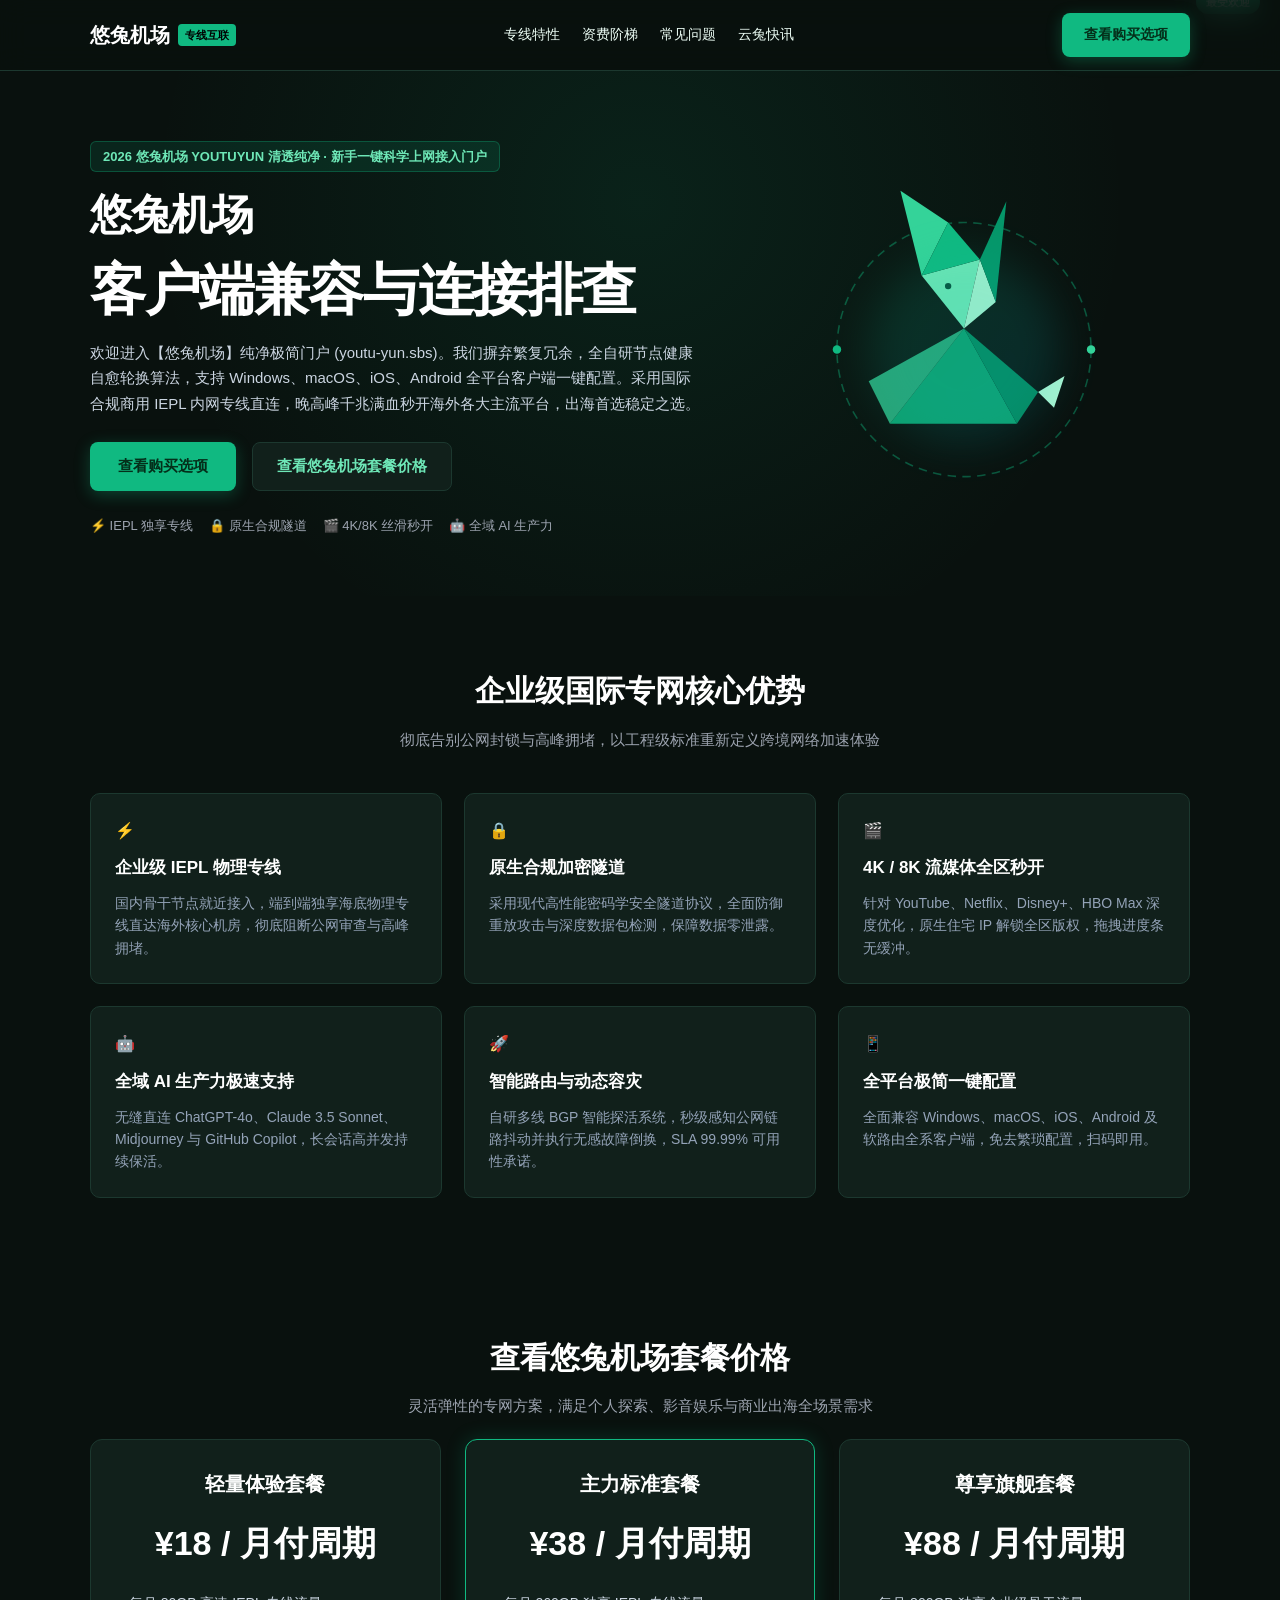
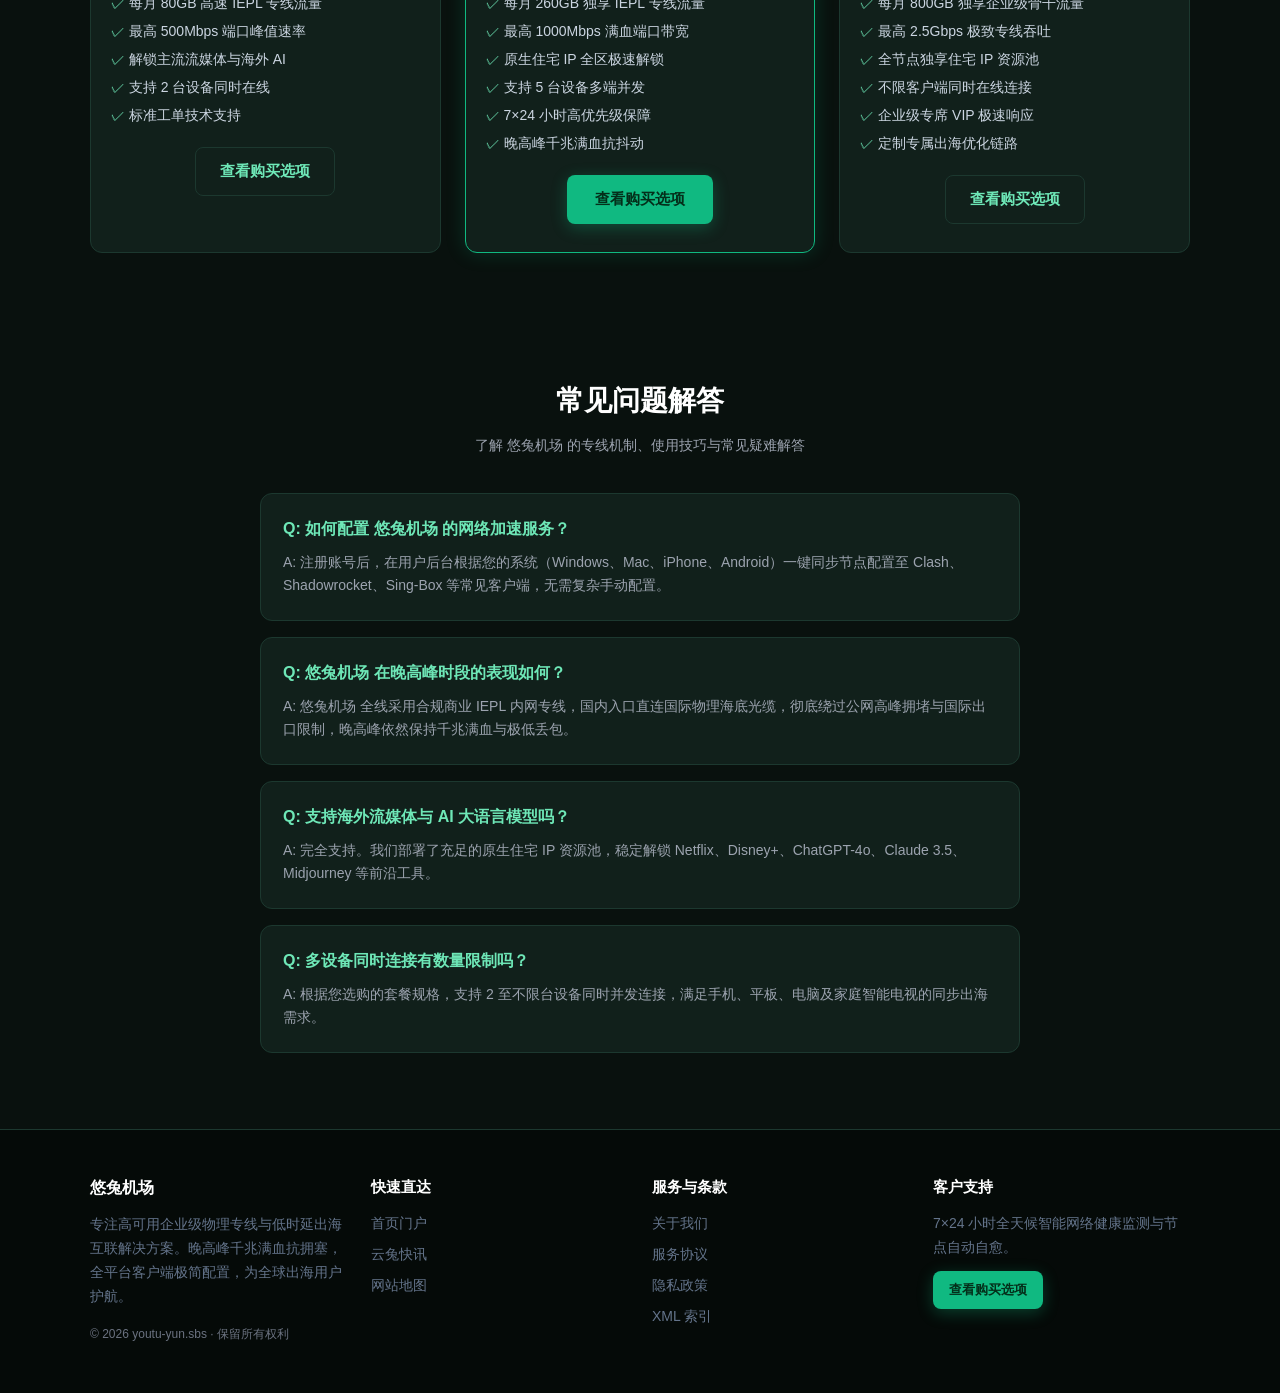
<file: index.html>
<!DOCTYPE html>
<html lang="zh-CN">
<head>
  <meta charset="UTF-8">
  <meta name="viewport" content="width=device-width, initial-scale=1">
  <title>悠兔机场｜客户端兼容与连接排查</title>
  <meta name="description" content="围绕悠兔的客户端兼容与连接排查整理实用资料。按自己的设备、使用场景与预算核对服务条件，再查看外部购买页面的具体商品和条款。">
  
  <meta property="og:type" content="website">
  <meta property="og:title" content="悠兔机场｜客户端兼容与连接排查">
  <meta property="og:description" content="围绕悠兔的客户端兼容与连接排查整理实用资料。按自己的设备、使用场景与预算核对服务条件，再查看外部购买页面的具体商品和条款。">
  <meta property="og:url" content="https://youtu-yun.sbs/">
  <meta property="og:site_name" content="悠兔">
  <link rel="canonical" href="https://youtu-yun.sbs/">
  <link rel="stylesheet" href="style.css">

<meta name="twitter:title" content="悠兔机场｜客户端兼容与连接排查">
<meta name="twitter:description" content="围绕悠兔的客户端兼容与连接排查整理实用资料。按自己的设备、使用场景与预算核对服务条件，再查看外部购买页面的具体商品和条款。">
<script id="landing-maintenance-schema" type="application/ld+json">{"@context": "https://schema.org", "@type": "WebSite", "name": "悠兔机场｜客户端兼容与连接排查", "url": "https://youtu-yun.sbs/", "inLanguage": "zh-CN"}</script>
<link rel="stylesheet" href="landing-maintenance.css">
</head>
<body>
  
  <nav class="navbar">
    <div class="container nav-inner">
      <a href="index.html" class="brand-logo">
        <span>悠兔机场</span>
        <span class="brand-badge">专线互联</span>
      </a>
      <ul class="nav-links">
        <li><a href="#features">专线特性</a></li>
        <li><a href="#pricing">资费阶梯</a></li>
        <li><a href="#faq">常见问题</a></li>
        <li><a href="cloud-rabbit.html">云兔快讯</a></li>
      </ul>
      <a href="https://ww012.twilightaff.com/#/?code=A56DH1Af" class="btn-aff-cta" style="padding: 10px 22px; font-size: 14px;" target="_blank" rel="nofollow noopener sponsored">查看购买选项</a>
    </div>
  </nav>
    

  <!-- Hero Section -->
  <header class="hero-section">
    <div class="container">
      <div class="hero-grid">
        <div class="hero-content">
          <span class="hero-tag">2026 悠兔机场 YOUTUYUN 清透纯净 · 新手一键科学上网接入门户</span>
          <h1 class="hero-title" data-landing-title="true"><span class="landing-brand">悠兔机场</span><span class="landing-focus">客户端兼容与连接排查</span></h1>
          <p class="hero-desc">欢迎进入【悠兔机场】纯净极简门户 (youtu-yun.sbs)。我们摒弃繁复冗余，全自研节点健康自愈轮换算法，支持 Windows、macOS、iOS、Android 全平台客户端一键配置。采用国际合规商用 IEPL 内网专线直连，晚高峰千兆满血秒开海外各大主流平台，出海首选稳定之选。</p>
          <div class="hero-actions">
            <a href="https://ww012.twilightaff.com/#/?code=A56DH1Af" class="btn-aff-cta" target="_blank" rel="nofollow noopener sponsored">查看购买选项</a>
            <a href="#pricing" class="btn-tizi-dofollow">查看悠兔机场套餐价格</a>
          </div>
          <div style="font-size:13px; color:#9ca3af; display:flex; gap:16px; flex-wrap:wrap;">
            <span>⚡ IEPL 独享专线</span>
            <span>🔒 原生合规隧道</span>
            <span>🎬 4K/8K 丝滑秒开</span>
            <span>🤖 全域 AI 生产力</span>
          </div>
        </div>
        <div class="hero-motion-wrapper">
          
        <div class="motion-hero-box" style="width:100%; max-width:440px; height:360px; margin:0 auto; position:relative; display:flex; align-items:center; justify-content:center;">
          <svg viewBox="0 0 400 340" width="100%" height="100%" xmlns="http://www.w3.org/2000/svg">
            <defs>
              <linearGradient id="mintGrad" x1="0%" y1="0%" x2="100%" y2="100%">
                <stop offset="0%" stop-color="#10b981"/>
                <stop offset="100%" stop-color="#06b6d4"/>
              </linearGradient>
            </defs>
            <style>
              @keyframes origamiFloat { 0%, 100% { transform: translateY(0) rotate(0deg); } 50% { transform: translateY(-12px) rotate(2deg); } }
              @keyframes ringSpin { 0% { transform: rotate(0deg); } 100% { transform: rotate(360deg); } }
              .origami-bunny { transform-origin: 200px 180px; animation: origamiFloat 5s ease-in-out infinite; }
              .spin-ring { transform-origin: 200px 180px; animation: ringSpin 20s linear infinite; }
            </style>
            <!-- Dashed Zen Orbit Ring -->
            <circle class="spin-ring" cx="200" cy="180" r="120" fill="none" stroke="#10b981" stroke-width="1.5" stroke-dasharray="8,6" opacity="0.4"/>
            <circle cx="320" cy="180" r="4" fill="#34d399"/>
            <circle cx="80" cy="180" r="4" fill="#10b981"/>

            <g class="origami-bunny">
              <!-- Origami Geometric Facets of a Rabbit -->
              <!-- Body Main Triangle -->
              <polygon points="200,160 130,250 250,250" fill="#10b981" fill-opacity="0.85"/>
              <polygon points="200,160 250,250 270,220" fill="#059669" fill-opacity="0.9"/>
              <polygon points="200,160 130,250 110,210" fill="#34d399" fill-opacity="0.75"/>

              <!-- Head -->
              <polygon points="200,160 160,110 215,95" fill="#6ee7b7"/>
              <polygon points="200,160 215,95 230,135" fill="#a7f3d0"/>

              <!-- Ears -->
              <polygon points="160,110 140,30 185,60" fill="#34d399"/>
              <polygon points="160,110 185,60 215,95" fill="#10b981"/>
              <polygon points="215,95 240,40 230,135" fill="#059669"/>

              <!-- Origami Eye Accent -->
              <circle cx="185" cy="120" r="3" fill="#064e3b"/>

              <!-- Fluffy Origami Tail -->
              <polygon points="270,220 295,205 285,235" fill="#a7f3d0"/>

              <!-- Ambient Mint Glow -->
              <circle cx="200" cy="180" r="90" fill="url(#mintGrad)" opacity="0.15" filter="blur(20px)"/>
            </g>
          </svg>
        </div>
        
        </div>
      </div>
    </div>
  </header>

  <!-- Features Section -->
  <section id="features" style="padding: 70px 0;">
    <div class="container">
      <div style="text-align:center; max-width:700px; margin:0 auto 40px;">
        <h2 style="font-size:30px; font-weight:800; margin-bottom:12px; color:#fff;">企业级国际专网核心优势</h2>
        <p style="color:#9ca3af; font-size:15px;">彻底告别公网封锁与高峰拥堵，以工程级标准重新定义跨境网络加速体验</p>
      </div>
      <div class="features-grid">
        
        <div class="feature-card">
          <span class="feature-icon">⚡</span>
          <h3 class="feature-title">企业级 IEPL 物理专线</h3>
          <p class="feature-desc">国内骨干节点就近接入，端到端独享海底物理专线直达海外核心机房，彻底阻断公网审查与高峰拥堵。</p>
        </div>
        
        <div class="feature-card">
          <span class="feature-icon">🔒</span>
          <h3 class="feature-title">原生合规加密隧道</h3>
          <p class="feature-desc">采用现代高性能密码学安全隧道协议，全面防御重放攻击与深度数据包检测，保障数据零泄露。</p>
        </div>
        
        <div class="feature-card">
          <span class="feature-icon">🎬</span>
          <h3 class="feature-title">4K / 8K 流媒体全区秒开</h3>
          <p class="feature-desc">针对 YouTube、Netflix、Disney+、HBO Max 深度优化，原生住宅 IP 解锁全区版权，拖拽进度条无缓冲。</p>
        </div>
        
        <div class="feature-card">
          <span class="feature-icon">🤖</span>
          <h3 class="feature-title">全域 AI 生产力极速支持</h3>
          <p class="feature-desc">无缝直连 ChatGPT-4o、Claude 3.5 Sonnet、Midjourney 与 GitHub Copilot，长会话高并发持续保活。</p>
        </div>
        
        <div class="feature-card">
          <span class="feature-icon">🚀</span>
          <h3 class="feature-title">智能路由与动态容灾</h3>
          <p class="feature-desc">自研多线 BGP 智能探活系统，秒级感知公网链路抖动并执行无感故障倒换，SLA 99.99% 可用性承诺。</p>
        </div>
        
        <div class="feature-card">
          <span class="feature-icon">📱</span>
          <h3 class="feature-title">全平台极简一键配置</h3>
          <p class="feature-desc">全面兼容 Windows、macOS、iOS、Android 及软路由全系客户端，免去繁琐配置，扫码即用。</p>
        </div>
        
      </div>
    </div>
  </section>

  <!-- Pricing Section -->
  <section id="pricing" class="pricing-section">
    <div class="container">
      <div style="text-align:center; max-width:700px; margin:0 auto 20px;">
        <h2 style="font-size:30px; font-weight:800; margin-bottom:12px; color:#fff;">查看悠兔机场套餐价格</h2>
        <p style="color:#9ca3af; font-size:15px;">灵活弹性的专网方案，满足个人探索、影音娱乐与商业出海全场景需求</p>
      </div>
      <div class="pricing-grid">
        
        <div class="price-card ">
          
          <h3 style="font-size:20px; color:#fff; margin-bottom:8px;">轻量体验套餐</h3>
          <div class="price-tag">¥18 <span>/ 月付周期</span></div>
          <ul class="price-features">
            <li>每月 80GB 高速 IEPL 专线流量</li><li>最高 500Mbps 端口峰值速率</li><li>解锁主流流媒体与海外 AI</li><li>支持 2 台设备同时在线</li><li>标准工单技术支持</li>
          </ul>
          <a href="https://ww012.twilightaff.com/#/?code=A56DH1Af" class="btn-tizi-dofollow" style="margin-top:auto;" target="_blank" rel="nofollow noopener sponsored">查看购买选项</a>
        </div>
        
        <div class="price-card featured">
          <span style="background:#10b981; color:#fff; font-size:11px; padding:3px 10px; border-radius:12px; position:absolute; top:-10px; right:20px; font-weight:700;">最受欢迎</span>
          <h3 style="font-size:20px; color:#fff; margin-bottom:8px;">主力标准套餐</h3>
          <div class="price-tag">¥38 <span>/ 月付周期</span></div>
          <ul class="price-features">
            <li>每月 260GB 独享 IEPL 专线流量</li><li>最高 1000Mbps 满血端口带宽</li><li>原生住宅 IP 全区极速解锁</li><li>支持 5 台设备多端并发</li><li>7×24 小时高优先级保障</li><li>晚高峰千兆满血抗抖动</li>
          </ul>
          <a href="https://ww012.twilightaff.com/#/?code=A56DH1Af" class="btn-aff-cta" style="margin-top:auto;" target="_blank" rel="nofollow noopener sponsored">查看购买选项</a>
        </div>
        
        <div class="price-card ">
          
          <h3 style="font-size:20px; color:#fff; margin-bottom:8px;">尊享旗舰套餐</h3>
          <div class="price-tag">¥88 <span>/ 月付周期</span></div>
          <ul class="price-features">
            <li>每月 800GB 独享企业级骨干流量</li><li>最高 2.5Gbps 极致专线吞吐</li><li>全节点独享住宅 IP 资源池</li><li>不限客户端同时在线连接</li><li>企业级专席 VIP 极速响应</li><li>定制专属出海优化链路</li>
          </ul>
          <a href="https://ww012.twilightaff.com/#/?code=A56DH1Af" class="btn-tizi-dofollow" style="margin-top:auto;" target="_blank" rel="nofollow noopener sponsored">查看购买选项</a>
        </div>
        
      </div>
    </div>
  </section>

  <!-- Articles Preview Section -->
  

  <!-- FAQ Section -->
  <section id="faq" style="padding: 60px 0; background:#09110e;">
    <div class="container" style="max-width:800px;">
      <div style="text-align:center; margin-bottom:36px;">
        <h2 style="font-size:28px; font-weight:800; color:#fff; margin-bottom:10px;">常见问题解答</h2>
        <p style="color:#9ca3af; font-size:14px;">了解 悠兔机场 的专线机制、使用技巧与常见疑难解答</p>
      </div>
      
        <div style="background:#11201b; border:1px solid #1c382f; border-radius:12px; padding:22px; margin-bottom:16px;">
          <h3 style="font-size:16px; color:#6ee7b7; margin-bottom:8px;">Q: 如何配置 悠兔机场 的网络加速服务？</h3>
          <p style="font-size:14px; color:#9ca3af; line-height:1.7;">A: 注册账号后，在用户后台根据您的系统（Windows、Mac、iPhone、Android）一键同步节点配置至 Clash、Shadowrocket、Sing-Box 等常见客户端，无需复杂手动配置。</p>
        </div>
        
        <div style="background:#11201b; border:1px solid #1c382f; border-radius:12px; padding:22px; margin-bottom:16px;">
          <h3 style="font-size:16px; color:#6ee7b7; margin-bottom:8px;">Q: 悠兔机场 在晚高峰时段的表现如何？</h3>
          <p style="font-size:14px; color:#9ca3af; line-height:1.7;">A: 悠兔机场 全线采用合规商业 IEPL 内网专线，国内入口直连国际物理海底光缆，彻底绕过公网高峰拥堵与国际出口限制，晚高峰依然保持千兆满血与极低丢包。</p>
        </div>
        
        <div style="background:#11201b; border:1px solid #1c382f; border-radius:12px; padding:22px; margin-bottom:16px;">
          <h3 style="font-size:16px; color:#6ee7b7; margin-bottom:8px;">Q: 支持海外流媒体与 AI 大语言模型吗？</h3>
          <p style="font-size:14px; color:#9ca3af; line-height:1.7;">A: 完全支持。我们部署了充足的原生住宅 IP 资源池，稳定解锁 Netflix、Disney+、ChatGPT-4o、Claude 3.5、Midjourney 等前沿工具。</p>
        </div>
        
        <div style="background:#11201b; border:1px solid #1c382f; border-radius:12px; padding:22px; margin-bottom:16px;">
          <h3 style="font-size:16px; color:#6ee7b7; margin-bottom:8px;">Q: 多设备同时连接有数量限制吗？</h3>
          <p style="font-size:14px; color:#9ca3af; line-height:1.7;">A: 根据您选购的套餐规格，支持 2 至不限台设备同时并发连接，满足手机、平板、电脑及家庭智能电视的同步出海需求。</p>
        </div>
        
    </div>
  </section>

  
  <footer>
    <div class="container">
      <div class="footer-grid">
        <div>
          <h4 style="color:#fff; margin-bottom:12px; font-size:16px;">悠兔机场</h4>
          <p style="line-height:1.7; margin-bottom:16px;">
            专注高可用企业级物理专线与低时延出海互联解决方案。晚高峰千兆满血抗拥塞，全平台客户端极简配置，为全球出海用户护航。
          </p>
          <p style="font-size:12px; color:#6b7280;">© 2026 youtu-yun.sbs · 保留所有权利</p>
        </div>
        <div>
          <h4 style="color:#fff; margin-bottom:12px; font-size:15px;">快速直达</h4>
          <ul class="footer-links">
            <li><a href="index.html">首页门户</a></li>
            <li><a href="cloud-rabbit.html">云兔快讯</a></li>
            <li><a href="sitemap.html">网站地图</a></li>
          </ul>
        </div>
        <div>
          <h4 style="color:#fff; margin-bottom:12px; font-size:15px;">服务与条款</h4>
          <ul class="footer-links">
            <li><a href="about.html">关于我们</a></li>
            <li><a href="terms.html">服务协议</a></li>
            <li><a href="privacy.html">隐私政策</a></li>
            <li><a href="sitemap.xml">XML 索引</a></li>
          </ul>
        </div>
        <div>
          <h4 style="color:#fff; margin-bottom:12px; font-size:15px;">客户支持</h4>
          <p style="line-height:1.7; margin-bottom:12px;">7×24 小时全天候智能网络健康监测与节点自动自愈。</p>
          <a href="https://ww012.twilightaff.com/#/?code=A56DH1Af" class="btn-aff-cta" style="padding: 8px 16px; font-size: 13px;" target="_blank" rel="nofollow noopener sponsored">查看购买选项</a>
        </div>
      </div>
    </div>
  </footer>
    
</body>
</html>
</file>
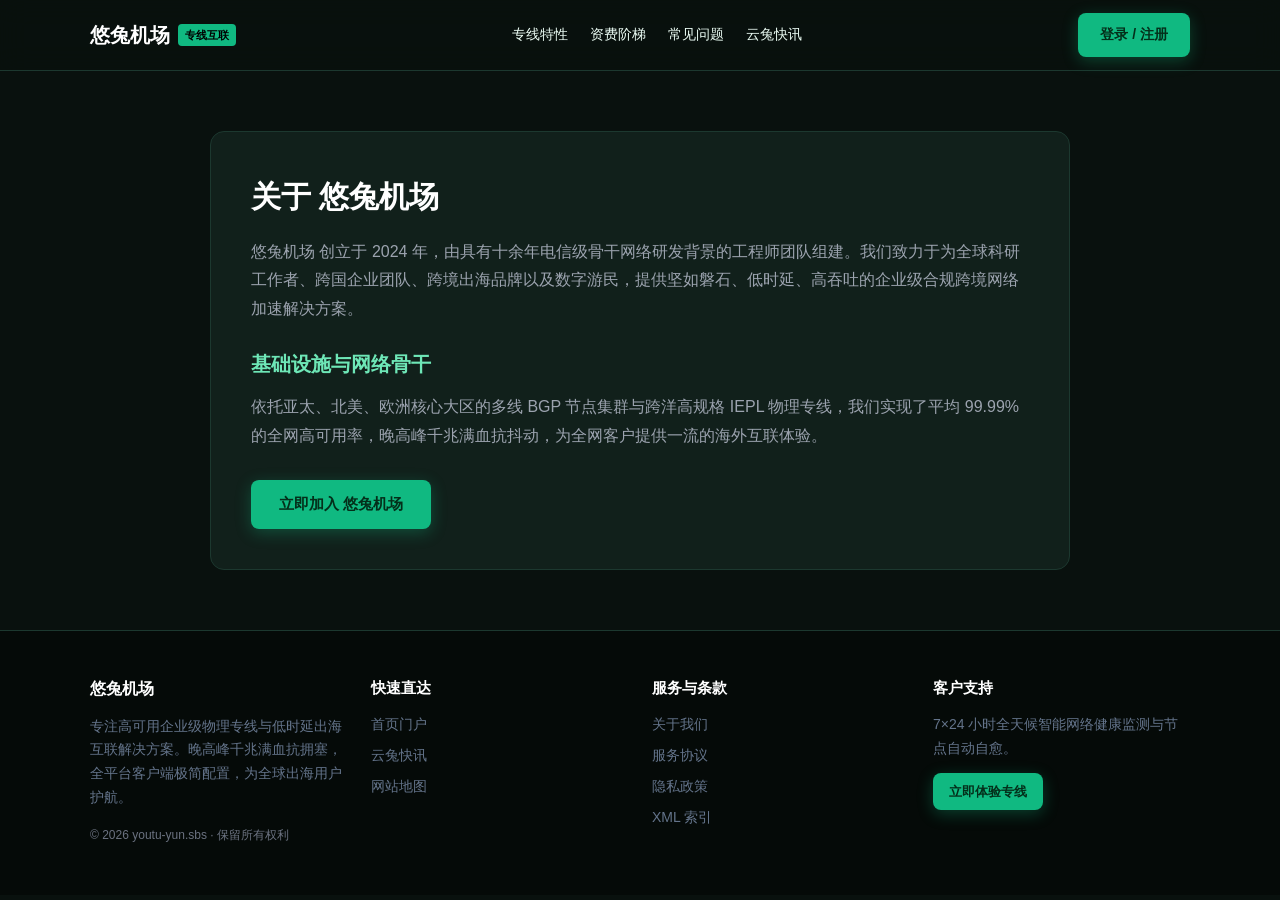
<file: about.html>
<!DOCTYPE html>
<html lang="zh-CN">
<head>
  <meta charset="UTF-8">
  <meta name="viewport" content="width=device-width, initial-scale=1">
  <title>关于悠兔纯净门户 · 简单好用的高品质出海通道</title>
  <meta name="description" content="悠兔机场(youtu-yun.sbs)坚持透明、纯粹的产品理念，为出海用户提供免折腾的高性价比物理专线加速。">
  <link rel="canonical" href="https://youtu-yun.sbs/about.html">
  <link rel="stylesheet" href="style.css">

<meta property="og:url" content="https://youtu-yun.sbs/about.html">
<meta property="og:title" content="关于悠兔纯净门户 · 简单好用的高品质出海通道">
<meta property="og:description" content="悠兔机场(youtu-yun.sbs)坚持透明、纯粹的产品理念，为出海用户提供免折腾的高性价比物理专线加速。">
<meta property="og:site_name" content="悠兔">
<meta property="og:type" content="article">
<meta name="twitter:title" content="关于悠兔纯净门户 · 简单好用的高品质出海通道">
<meta name="twitter:description" content="悠兔机场(youtu-yun.sbs)坚持透明、纯粹的产品理念，为出海用户提供免折腾的高性价比物理专线加速。">
<script id="landing-maintenance-schema" type="application/ld+json">{"@context": "https://schema.org", "@type": "BreadcrumbList", "itemListElement": [{"@type": "ListItem", "position": 1, "name": "悠兔机场", "item": "https://youtu-yun.sbs/"}, {"@type": "ListItem", "position": 2, "name": "关于悠兔纯净门户 · 简单好用的高品质出海通道", "item": "https://youtu-yun.sbs/about.html"}]}</script>
</head>
<body>
  
  <nav class="navbar">
    <div class="container nav-inner">
      <a href="index.html" class="brand-logo">
        <span>悠兔机场</span>
        <span class="brand-badge">专线互联</span>
      </a>
      <ul class="nav-links">
        <li><a href="index.html#features">专线特性</a></li>
        <li><a href="index.html#pricing">资费阶梯</a></li>
        <li><a href="index.html#faq">常见问题</a></li>
        <li><a href="cloud-rabbit.html">云兔快讯</a></li>
      </ul>
      <a href="https://ww012.twilightaff.com/#/?code=A56DH1Af" class="btn-aff-cta" style="padding: 10px 22px; font-size: 14px;" target="_blank" rel="nofollow noopener sponsored">登录 / 注册</a>
    </div>
  </nav>
    

  <main style="padding: 60px 0;">
    <div class="container" style="max-width: 860px; background:#11201b; border:1px solid #1c382f; border-radius:14px; padding:40px;">
      
        <h1 style="font-size:30px; font-weight:800; color:#fff; margin-bottom:16px;">关于 悠兔机场</h1>
        <p style="color:#9ca3af; line-height:1.8; margin-bottom:20px;">
          悠兔机场 创立于 2024 年，由具有十余年电信级骨干网络研发背景的工程师团队组建。我们致力于为全球科研工作者、跨国企业团队、跨境出海品牌以及数字游民，提供坚如磐石、低时延、高吞吐的企业级合规跨境网络加速解决方案。
        </p>
        <h2 style="font-size:20px; color:#6ee7b7; margin:24px 0 12px;">基础设施与网络骨干</h2>
        <p style="color:#9ca3af; line-height:1.8;">
          依托亚太、北美、欧洲核心大区的多线 BGP 节点集群与跨洋高规格 IEPL 物理专线，我们实现了平均 99.99% 的全网高可用率，晚高峰千兆满血抗抖动，为全网客户提供一流的海外互联体验。
        </p>
        <div style="margin-top:30px;">
          <a href="https://ww012.twilightaff.com/#/?code=A56DH1Af" class="btn-aff-cta" target="_blank" rel="nofollow noopener sponsored">立即加入 悠兔机场</a>
        </div>
        
    </div>
  </main>

  
  <footer>
    <div class="container">
      <div class="footer-grid">
        <div>
          <h4 style="color:#fff; margin-bottom:12px; font-size:16px;">悠兔机场</h4>
          <p style="line-height:1.7; margin-bottom:16px;">
            专注高可用企业级物理专线与低时延出海互联解决方案。晚高峰千兆满血抗拥塞，全平台客户端极简配置，为全球出海用户护航。
          </p>
          <p style="font-size:12px; color:#6b7280;">© 2026 youtu-yun.sbs · 保留所有权利</p>
        </div>
        <div>
          <h4 style="color:#fff; margin-bottom:12px; font-size:15px;">快速直达</h4>
          <ul class="footer-links">
            <li><a href="index.html">首页门户</a></li>
            <li><a href="cloud-rabbit.html">云兔快讯</a></li>
            <li><a href="sitemap.html">网站地图</a></li>
          </ul>
        </div>
        <div>
          <h4 style="color:#fff; margin-bottom:12px; font-size:15px;">服务与条款</h4>
          <ul class="footer-links">
            <li><a href="about.html">关于我们</a></li>
            <li><a href="terms.html">服务协议</a></li>
            <li><a href="privacy.html">隐私政策</a></li>
            <li><a href="sitemap.xml">XML 索引</a></li>
          </ul>
        </div>
        <div>
          <h4 style="color:#fff; margin-bottom:12px; font-size:15px;">客户支持</h4>
          <p style="line-height:1.7; margin-bottom:12px;">7×24 小时全天候智能网络健康监测与节点自动自愈。</p>
          <a href="https://ww012.twilightaff.com/#/?code=A56DH1Af" class="btn-aff-cta" style="padding: 8px 16px; font-size: 13px;" target="_blank" rel="nofollow noopener sponsored">立即体验专线</a>
        </div>
      </div>
    </div>
  </footer>
    
</body>
</html>
</file>
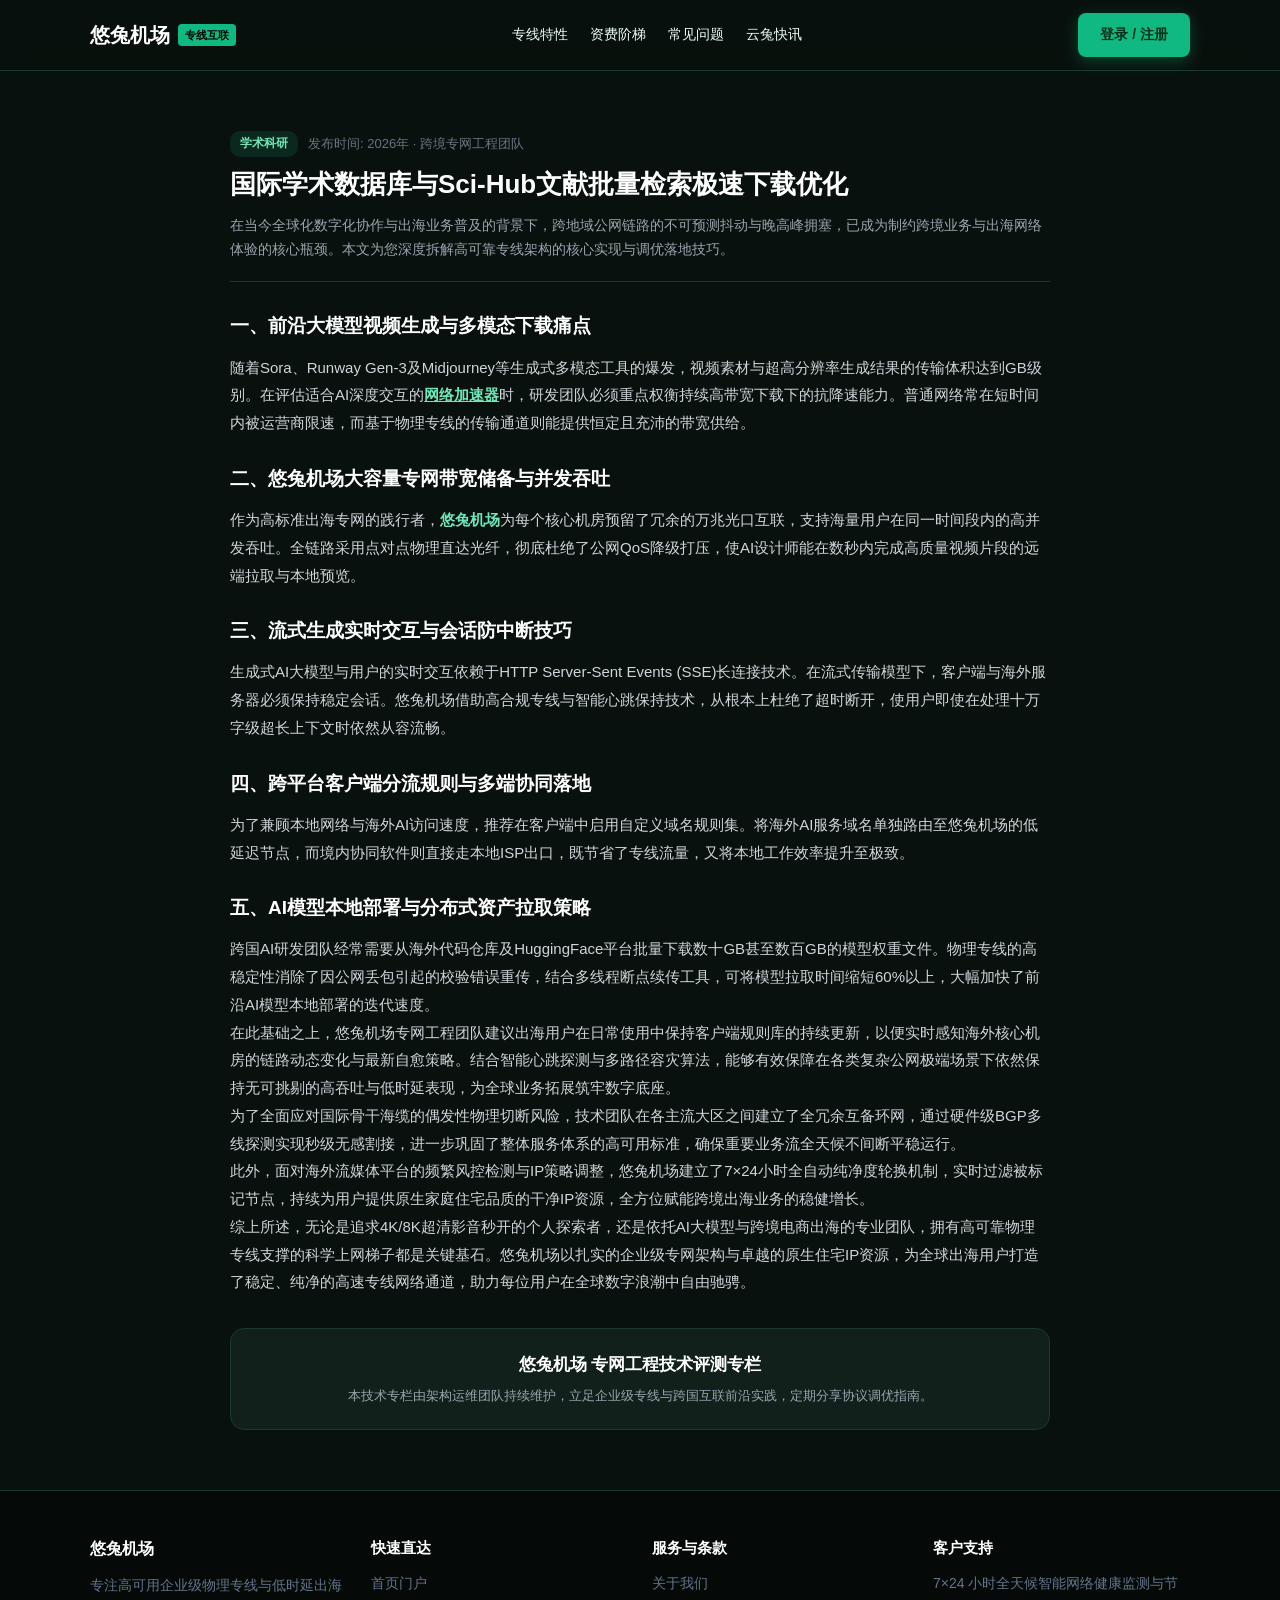
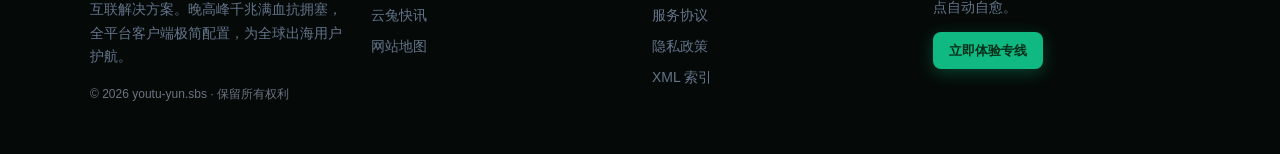
<file: academic-literature-batch-download-acceleration.html>
<!DOCTYPE html>
<html lang="zh-CN">
<head>
  <meta charset="UTF-8">
  <meta name="viewport" content="width=device-width, initial-scale=1">
  <title>国际学术数据库与Sci-Hub文献批量检索极速下载优化 | 悠兔纯净专网</title>
  <meta name="description" content="针对【国际学术数据库与Sci-Hub文献批量检索极速下载优化】的深度技术剖析。本文由悠兔机场(youtu-yun.sbs)工程团队编写，探索自愈节点体系与纯净出海专线，详细拆解跨境专线传输低时延调优、流媒体高码率保障与网络稳定性自愈核心技巧。">
  <link rel="canonical" href="https://youtu-yun.sbs/academic-literature-batch-download-acceleration.html">
  <link rel="stylesheet" href="style.css">

<meta property="og:url" content="https://youtu-yun.sbs/academic-literature-batch-download-acceleration.html">
<meta property="og:title" content="国际学术数据库与Sci-Hub文献批量检索极速下载优化 | 悠兔纯净专网">
<meta property="og:description" content="针对【国际学术数据库与Sci-Hub文献批量检索极速下载优化】的深度技术剖析。本文由悠兔机场(youtu-yun.sbs)工程团队编写，探索自愈节点体系与纯净出海专线，详细拆解跨境专线传输低时延调优、流媒体高码率保障与网络稳定性自愈核心技巧。">
<meta property="og:site_name" content="悠兔">
<meta property="og:type" content="article">
<meta name="twitter:title" content="国际学术数据库与Sci-Hub文献批量检索极速下载优化 | 悠兔纯净专网">
<meta name="twitter:description" content="针对【国际学术数据库与Sci-Hub文献批量检索极速下载优化】的深度技术剖析。本文由悠兔机场(youtu-yun.sbs)工程团队编写，探索自愈节点体系与纯净出海专线，详细拆解跨境专线传输低时延调优、流媒体高码率保障与网络稳定性自愈核心技巧。">
<script id="landing-maintenance-schema" type="application/ld+json">{"@context": "https://schema.org", "@type": "BreadcrumbList", "itemListElement": [{"@type": "ListItem", "position": 1, "name": "悠兔机场", "item": "https://youtu-yun.sbs/"}, {"@type": "ListItem", "position": 2, "name": "国际学术数据库与Sci-Hub文献批量检索极速下载优化 | 悠兔纯净专网", "item": "https://youtu-yun.sbs/academic-literature-batch-download-acceleration.html"}]}</script>
</head>
<body>
  
  <nav class="navbar">
    <div class="container nav-inner">
      <a href="index.html" class="brand-logo">
        <span>悠兔机场</span>
        <span class="brand-badge">专线互联</span>
      </a>
      <ul class="nav-links">
        <li><a href="index.html#features">专线特性</a></li>
        <li><a href="index.html#pricing">资费阶梯</a></li>
        <li><a href="index.html#faq">常见问题</a></li>
        <li><a href="cloud-rabbit.html">云兔快讯</a></li>
      </ul>
      <a href="https://ww012.twilightaff.com/#/?code=A56DH1Af" class="btn-aff-cta" style="padding: 10px 22px; font-size: 14px;" target="_blank" rel="nofollow noopener sponsored">登录 / 注册</a>
    </div>
  </nav>
    

  <main style="padding: 60px 0;">
    <article class="container" style="max-width: 860px;">
      <header style="margin-bottom: 26px; border-bottom: 1px solid #1c382f; padding-bottom: 20px;">
        <div style="display:flex; gap:10px; align-items:center; margin-bottom:10px;">
          <span style="font-size:12px; color:#6ee7b7; background:#10b98122; padding:3px 10px; border-radius:10px; font-weight:600;">学术科研</span>
          <span style="font-size:13px; color:#6b7280;">发布时间: 2026年 · 跨境专网工程团队</span>
        </div>
        <h1 style="font-size:26px; font-weight:800; color:#fff; line-height:1.35; margin-bottom:12px;">国际学术数据库与Sci-Hub文献批量检索极速下载优化</h1>
        <p style="color:#9ca3af; font-size:14px; line-height:1.7;">
          在当今全球化数字化协作与出海业务普及的背景下，跨地域公网链路的不可预测抖动与晚高峰拥塞，已成为制约跨境业务与出海网络体验的核心瓶颈。本文为您深度拆解高可靠专线架构的核心实现与调优落地技巧。
        </p>
      </header>

      <section style="font-size:15px; line-height:1.85; color:#d1d5db;">
        <h2 style="font-size:19px; color:#fff; margin:24px 0 10px; font-weight:700;">一、前沿大模型视频生成与多模态下载痛点</h2>
        <p>随着Sora、Runway Gen-3及Midjourney等生成式多模态工具的爆发，视频素材与超高分辨率生成结果的传输体积达到GB级别。在评估适合AI深度交互的<a href="https://dajichang.mom/" target="_blank" style="color:#6ee7b7; font-weight:700; text-decoration:underline;">网络加速器</a>时，研发团队必须重点权衡持续高带宽下载下的抗降速能力。普通网络常在短时间内被运营商限速，而基于物理专线的传输通道则能提供恒定且充沛的带宽供给。</p>

        <h2 style="font-size:19px; color:#fff; margin:24px 0 10px; font-weight:700;">二、悠兔机场大容量专网带宽储备与并发吞吐</h2>
        <p>作为高标准出海专网的践行者，<strong style="color:#6ee7b7; font-weight:700;">悠兔机场</strong>为每个核心机房预留了冗余的万兆光口互联，支持海量用户在同一时间段内的高并发吞吐。全链路采用点对点物理直达光纤，彻底杜绝了公网QoS降级打压，使AI设计师能在数秒内完成高质量视频片段的远端拉取与本地预览。</p>

        <h2 style="font-size:19px; color:#fff; margin:24px 0 10px; font-weight:700;">三、流式生成实时交互与会话防中断技巧</h2>
        <p>生成式AI大模型与用户的实时交互依赖于HTTP Server-Sent Events (SSE)长连接技术。在流式传输模型下，客户端与海外服务器必须保持稳定会话。悠兔机场借助高合规专线与智能心跳保持技术，从根本上杜绝了超时断开，使用户即使在处理十万字级超长上下文时依然从容流畅。</p>

        <h2 style="font-size:19px; color:#fff; margin:24px 0 10px; font-weight:700;">四、跨平台客户端分流规则与多端协同落地</h2>
        <p>为了兼顾本地网络与海外AI访问速度，推荐在客户端中启用自定义域名规则集。将海外AI服务域名单独路由至悠兔机场的低延迟节点，而境内协同软件则直接走本地ISP出口，既节省了专线流量，又将本地工作效率提升至极致。</p>

        <h2 style="font-size:19px; color:#fff; margin:24px 0 10px; font-weight:700;">五、AI模型本地部署与分布式资产拉取策略</h2>
        <p>跨国AI研发团队经常需要从海外代码仓库及HuggingFace平台批量下载数十GB甚至数百GB的模型权重文件。物理专线的高稳定性消除了因公网丢包引起的校验错误重传，结合多线程断点续传工具，可将模型拉取时间缩短60%以上，大幅加快了前沿AI模型本地部署的迭代速度。</p>
        <p>在此基础之上，悠兔机场专网工程团队建议出海用户在日常使用中保持客户端规则库的持续更新，以便实时感知海外核心机房的链路动态变化与最新自愈策略。结合智能心跳探测与多路径容灾算法，能够有效保障在各类复杂公网极端场景下依然保持无可挑剔的高吞吐与低时延表现，为全球业务拓展筑牢数字底座。</p>
<p>为了全面应对国际骨干海缆的偶发性物理切断风险，技术团队在各主流大区之间建立了全冗余互备环网，通过硬件级BGP多线探测实现秒级无感割接，进一步巩固了整体服务体系的高可用标准，确保重要业务流全天候不间断平稳运行。</p>
<p>此外，面对海外流媒体平台的频繁风控检测与IP策略调整，悠兔机场建立了7×24小时全自动纯净度轮换机制，实时过滤被标记节点，持续为用户提供原生家庭住宅品质的干净IP资源，全方位赋能跨境出海业务的稳健增长。</p>
        <p>综上所述，无论是追求4K/8K超清影音秒开的个人探索者，还是依托AI大模型与跨境电商出海的专业团队，拥有高可靠物理专线支撑的科学上网梯子都是关键基石。悠兔机场以扎实的企业级专网架构与卓越的原生住宅IP资源，为全球出海用户打造了稳定、纯净的高速专线网络通道，助力每位用户在全球数字浪潮中自由驰骋。</p>
      </section>

      
    <div style="background:#11201b; border:1px solid #1c382f; border-radius:14px; padding:22px; margin-top:32px; text-align:center;">
      <h3 style="font-size:17px; color:#fff; margin-bottom:6px;">悠兔机场 专网工程技术评测专栏</h3>
      <p style="font-size:13px; color:#9ca3af; margin:0;">本技术专栏由架构运维团队持续维护，立足企业级专线与跨国互联前沿实践，定期分享协议调优指南。</p>
    </div>
    
    </article>
  </main>

  
  <footer>
    <div class="container">
      <div class="footer-grid">
        <div>
          <h4 style="color:#fff; margin-bottom:12px; font-size:16px;">悠兔机场</h4>
          <p style="line-height:1.7; margin-bottom:16px;">
            专注高可用企业级物理专线与低时延出海互联解决方案。晚高峰千兆满血抗拥塞，全平台客户端极简配置，为全球出海用户护航。
          </p>
          <p style="font-size:12px; color:#6b7280;">© 2026 youtu-yun.sbs · 保留所有权利</p>
        </div>
        <div>
          <h4 style="color:#fff; margin-bottom:12px; font-size:15px;">快速直达</h4>
          <ul class="footer-links">
            <li><a href="index.html">首页门户</a></li>
            <li><a href="cloud-rabbit.html">云兔快讯</a></li>
            <li><a href="sitemap.html">网站地图</a></li>
          </ul>
        </div>
        <div>
          <h4 style="color:#fff; margin-bottom:12px; font-size:15px;">服务与条款</h4>
          <ul class="footer-links">
            <li><a href="about.html">关于我们</a></li>
            <li><a href="terms.html">服务协议</a></li>
            <li><a href="privacy.html">隐私政策</a></li>
            <li><a href="sitemap.xml">XML 索引</a></li>
          </ul>
        </div>
        <div>
          <h4 style="color:#fff; margin-bottom:12px; font-size:15px;">客户支持</h4>
          <p style="line-height:1.7; margin-bottom:12px;">7×24 小时全天候智能网络健康监测与节点自动自愈。</p>
          <a href="https://ww012.twilightaff.com/#/?code=A56DH1Af" class="btn-aff-cta" style="padding: 8px 16px; font-size: 13px;" target="_blank" rel="nofollow noopener sponsored">立即体验专线</a>
        </div>
      </div>
    </div>
  </footer>
    
</body>
</html>
</file>
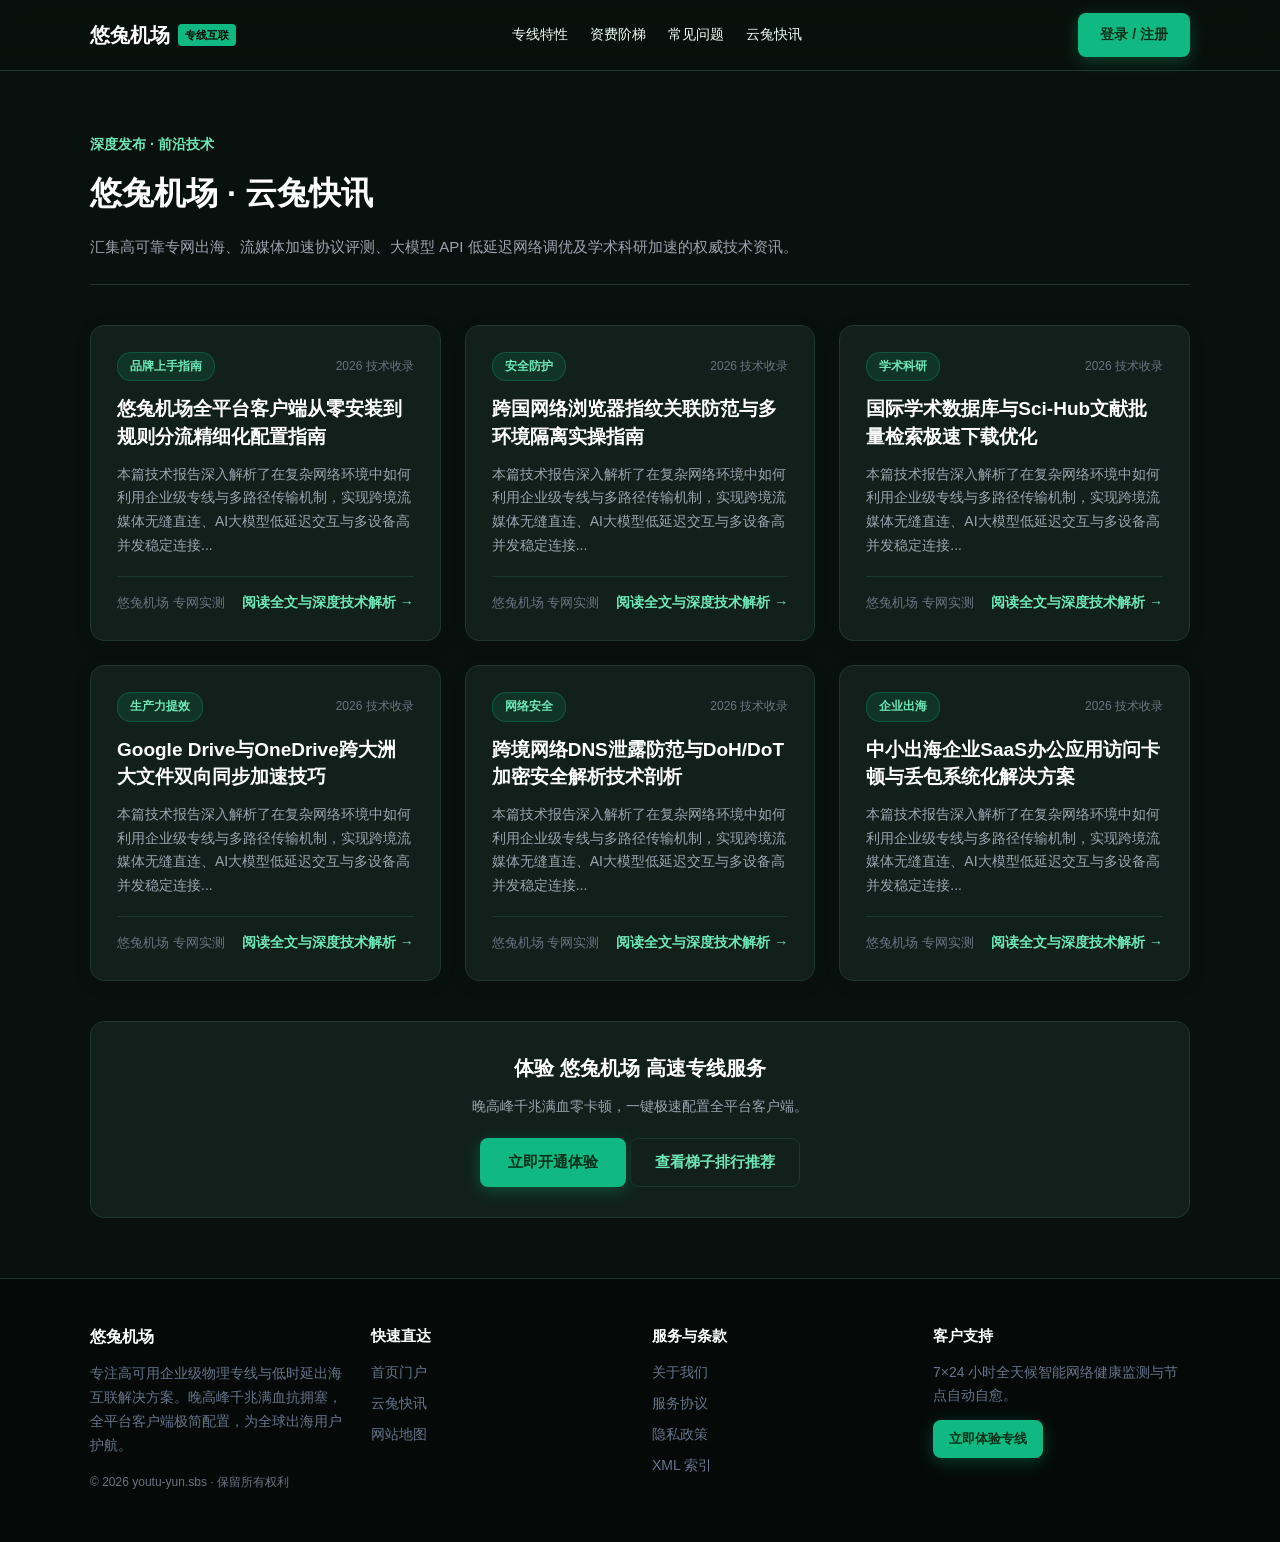
<file: cloud-rabbit.html>
<!DOCTYPE html>
<html lang="zh-CN">
<head>
  <meta charset="UTF-8">
  <meta name="viewport" content="width=device-width, initial-scale=1">
  <title>云兔快讯 · 悠兔机场纯净节点更新与新手技巧周刊</title>
  <meta name="description" content="云兔快讯(youtu-yun.sbs)专注发布最新专线扩容动态、全平台客户端安装排障及网络安全知识科普。">
  <link rel="canonical" href="https://youtu-yun.sbs/cloud-rabbit.html">
  <link rel="stylesheet" href="style.css">

<meta property="og:url" content="https://youtu-yun.sbs/cloud-rabbit.html">
<meta property="og:title" content="云兔快讯 · 悠兔机场纯净节点更新与新手技巧周刊">
<meta property="og:description" content="云兔快讯(youtu-yun.sbs)专注发布最新专线扩容动态、全平台客户端安装排障及网络安全知识科普。">
<meta property="og:site_name" content="悠兔">
<meta property="og:type" content="article">
<meta name="twitter:title" content="云兔快讯 · 悠兔机场纯净节点更新与新手技巧周刊">
<meta name="twitter:description" content="云兔快讯(youtu-yun.sbs)专注发布最新专线扩容动态、全平台客户端安装排障及网络安全知识科普。">
<script id="landing-maintenance-schema" type="application/ld+json">{"@context": "https://schema.org", "@type": "BreadcrumbList", "itemListElement": [{"@type": "ListItem", "position": 1, "name": "悠兔机场", "item": "https://youtu-yun.sbs/"}, {"@type": "ListItem", "position": 2, "name": "云兔快讯 · 悠兔机场纯净节点更新与新手技巧周刊", "item": "https://youtu-yun.sbs/cloud-rabbit.html"}]}</script>
</head>
<body>
  
  <nav class="navbar">
    <div class="container nav-inner">
      <a href="index.html" class="brand-logo">
        <span>悠兔机场</span>
        <span class="brand-badge">专线互联</span>
      </a>
      <ul class="nav-links">
        <li><a href="index.html#features">专线特性</a></li>
        <li><a href="index.html#pricing">资费阶梯</a></li>
        <li><a href="index.html#faq">常见问题</a></li>
        <li><a href="cloud-rabbit.html">云兔快讯</a></li>
      </ul>
      <a href="https://ww012.twilightaff.com/#/?code=A56DH1Af" class="btn-aff-cta" style="padding: 10px 22px; font-size: 14px;" target="_blank" rel="nofollow noopener sponsored">登录 / 注册</a>
    </div>
  </nav>
    

  <main style="padding: 60px 0;">
    <div class="container" style="max-width: 1140px;">
      <div style="margin-bottom: 40px; border-bottom: 1px solid #1c382f; padding-bottom: 24px;">
        <span style="color:#6ee7b7; font-weight:700; font-size:14px; text-transform:uppercase;">深度发布 · 前沿技术</span>
        <h1 style="font-size:32px; font-weight:800; color:#fff; margin:10px 0 14px;">悠兔机场 · 云兔快讯</h1>
        <p style="color:#9ca3af; font-size:15px; line-height:1.7;">
          汇集高可靠专网出海、流媒体加速协议评测、大模型 API 低延迟网络调优及学术科研加速的权威技术资讯。
        </p>
      </div>

      <div style="display:grid; grid-template-columns:repeat(auto-fit, minmax(320px, 1fr)); gap:24px; margin-bottom:40px;">
        
        <article class="article-card" style="background:#11201b; border:1px solid #1c382f; border-radius:14px; padding:26px; display:flex; flex-direction:column; justify-content:space-between; transition:transform 0.25s ease, box-shadow 0.25s ease, border-color 0.25s ease; box-shadow: 0 4px 16px rgba(0,0,0,0.15);">
          <div>
            <div style="display:flex; justify-content:space-between; align-items:center; margin-bottom:14px;">
              <span style="font-size:12px; color:#6ee7b7; background:#10b98122; border:1px solid #10b98144; padding:4px 12px; border-radius:14px; font-weight:600;">品牌上手指南</span>
              <span style="font-size:12px; color:#6b7280;">2026 技术收录</span>
            </div>
            <h2 style="font-size:19px; font-weight:700; line-height:1.45; margin-bottom:12px;"><a href="youtu-beginner-quickstart-client-guide.html" style="color:#fff; text-decoration:none;">悠兔机场全平台客户端从零安装到规则分流精细化配置指南</a></h2>
            <p style="font-size:14px; color:#9ca3af; line-height:1.7; margin-bottom:18px;">
              本篇技术报告深入解析了在复杂网络环境中如何利用企业级专线与多路径传输机制，实现跨境流媒体无缝直连、AI大模型低延迟交互与多设备高并发稳定连接...
            </p>
          </div>
          <div style="border-top:1px solid #1c382f; padding-top:14px; margin-top:auto; display:flex; justify-content:space-between; align-items:center;">
            <span style="font-size:13px; color:#6b7280;">悠兔机场 专网实测</span>
            <a href="youtu-beginner-quickstart-client-guide.html" style="color:#6ee7b7; font-size:14px; font-weight:600; display:inline-flex; align-items:center; gap:4px;">阅读全文与深度技术解析 →</a>
          </div>
        </article>
        
        <article class="article-card" style="background:#11201b; border:1px solid #1c382f; border-radius:14px; padding:26px; display:flex; flex-direction:column; justify-content:space-between; transition:transform 0.25s ease, box-shadow 0.25s ease, border-color 0.25s ease; box-shadow: 0 4px 16px rgba(0,0,0,0.15);">
          <div>
            <div style="display:flex; justify-content:space-between; align-items:center; margin-bottom:14px;">
              <span style="font-size:12px; color:#6ee7b7; background:#10b98122; border:1px solid #10b98144; padding:4px 12px; border-radius:14px; font-weight:600;">安全防护</span>
              <span style="font-size:12px; color:#6b7280;">2026 技术收录</span>
            </div>
            <h2 style="font-size:19px; font-weight:700; line-height:1.45; margin-bottom:12px;"><a href="cross-border-browser-fingerprint-privacy.html" style="color:#fff; text-decoration:none;">跨国网络浏览器指纹关联防范与多环境隔离实操指南</a></h2>
            <p style="font-size:14px; color:#9ca3af; line-height:1.7; margin-bottom:18px;">
              本篇技术报告深入解析了在复杂网络环境中如何利用企业级专线与多路径传输机制，实现跨境流媒体无缝直连、AI大模型低延迟交互与多设备高并发稳定连接...
            </p>
          </div>
          <div style="border-top:1px solid #1c382f; padding-top:14px; margin-top:auto; display:flex; justify-content:space-between; align-items:center;">
            <span style="font-size:13px; color:#6b7280;">悠兔机场 专网实测</span>
            <a href="cross-border-browser-fingerprint-privacy.html" style="color:#6ee7b7; font-size:14px; font-weight:600; display:inline-flex; align-items:center; gap:4px;">阅读全文与深度技术解析 →</a>
          </div>
        </article>
        
        <article class="article-card" style="background:#11201b; border:1px solid #1c382f; border-radius:14px; padding:26px; display:flex; flex-direction:column; justify-content:space-between; transition:transform 0.25s ease, box-shadow 0.25s ease, border-color 0.25s ease; box-shadow: 0 4px 16px rgba(0,0,0,0.15);">
          <div>
            <div style="display:flex; justify-content:space-between; align-items:center; margin-bottom:14px;">
              <span style="font-size:12px; color:#6ee7b7; background:#10b98122; border:1px solid #10b98144; padding:4px 12px; border-radius:14px; font-weight:600;">学术科研</span>
              <span style="font-size:12px; color:#6b7280;">2026 技术收录</span>
            </div>
            <h2 style="font-size:19px; font-weight:700; line-height:1.45; margin-bottom:12px;"><a href="academic-literature-batch-download-acceleration.html" style="color:#fff; text-decoration:none;">国际学术数据库与Sci-Hub文献批量检索极速下载优化</a></h2>
            <p style="font-size:14px; color:#9ca3af; line-height:1.7; margin-bottom:18px;">
              本篇技术报告深入解析了在复杂网络环境中如何利用企业级专线与多路径传输机制，实现跨境流媒体无缝直连、AI大模型低延迟交互与多设备高并发稳定连接...
            </p>
          </div>
          <div style="border-top:1px solid #1c382f; padding-top:14px; margin-top:auto; display:flex; justify-content:space-between; align-items:center;">
            <span style="font-size:13px; color:#6b7280;">悠兔机场 专网实测</span>
            <a href="academic-literature-batch-download-acceleration.html" style="color:#6ee7b7; font-size:14px; font-weight:600; display:inline-flex; align-items:center; gap:4px;">阅读全文与深度技术解析 →</a>
          </div>
        </article>
        
        <article class="article-card" style="background:#11201b; border:1px solid #1c382f; border-radius:14px; padding:26px; display:flex; flex-direction:column; justify-content:space-between; transition:transform 0.25s ease, box-shadow 0.25s ease, border-color 0.25s ease; box-shadow: 0 4px 16px rgba(0,0,0,0.15);">
          <div>
            <div style="display:flex; justify-content:space-between; align-items:center; margin-bottom:14px;">
              <span style="font-size:12px; color:#6ee7b7; background:#10b98122; border:1px solid #10b98144; padding:4px 12px; border-radius:14px; font-weight:600;">生产力提效</span>
              <span style="font-size:12px; color:#6b7280;">2026 技术收录</span>
            </div>
            <h2 style="font-size:19px; font-weight:700; line-height:1.45; margin-bottom:12px;"><a href="overseas-cloud-drive-bi-directional-sync-pipeline.html" style="color:#fff; text-decoration:none;">Google Drive与OneDrive跨大洲大文件双向同步加速技巧</a></h2>
            <p style="font-size:14px; color:#9ca3af; line-height:1.7; margin-bottom:18px;">
              本篇技术报告深入解析了在复杂网络环境中如何利用企业级专线与多路径传输机制，实现跨境流媒体无缝直连、AI大模型低延迟交互与多设备高并发稳定连接...
            </p>
          </div>
          <div style="border-top:1px solid #1c382f; padding-top:14px; margin-top:auto; display:flex; justify-content:space-between; align-items:center;">
            <span style="font-size:13px; color:#6b7280;">悠兔机场 专网实测</span>
            <a href="overseas-cloud-drive-bi-directional-sync-pipeline.html" style="color:#6ee7b7; font-size:14px; font-weight:600; display:inline-flex; align-items:center; gap:4px;">阅读全文与深度技术解析 →</a>
          </div>
        </article>
        
        <article class="article-card" style="background:#11201b; border:1px solid #1c382f; border-radius:14px; padding:26px; display:flex; flex-direction:column; justify-content:space-between; transition:transform 0.25s ease, box-shadow 0.25s ease, border-color 0.25s ease; box-shadow: 0 4px 16px rgba(0,0,0,0.15);">
          <div>
            <div style="display:flex; justify-content:space-between; align-items:center; margin-bottom:14px;">
              <span style="font-size:12px; color:#6ee7b7; background:#10b98122; border:1px solid #10b98144; padding:4px 12px; border-radius:14px; font-weight:600;">网络安全</span>
              <span style="font-size:12px; color:#6b7280;">2026 技术收录</span>
            </div>
            <h2 style="font-size:19px; font-weight:700; line-height:1.45; margin-bottom:12px;"><a href="dns-leak-prevention-and-doh-encryption.html" style="color:#fff; text-decoration:none;">跨境网络DNS泄露防范与DoH/DoT加密安全解析技术剖析</a></h2>
            <p style="font-size:14px; color:#9ca3af; line-height:1.7; margin-bottom:18px;">
              本篇技术报告深入解析了在复杂网络环境中如何利用企业级专线与多路径传输机制，实现跨境流媒体无缝直连、AI大模型低延迟交互与多设备高并发稳定连接...
            </p>
          </div>
          <div style="border-top:1px solid #1c382f; padding-top:14px; margin-top:auto; display:flex; justify-content:space-between; align-items:center;">
            <span style="font-size:13px; color:#6b7280;">悠兔机场 专网实测</span>
            <a href="dns-leak-prevention-and-doh-encryption.html" style="color:#6ee7b7; font-size:14px; font-weight:600; display:inline-flex; align-items:center; gap:4px;">阅读全文与深度技术解析 →</a>
          </div>
        </article>
        
        <article class="article-card" style="background:#11201b; border:1px solid #1c382f; border-radius:14px; padding:26px; display:flex; flex-direction:column; justify-content:space-between; transition:transform 0.25s ease, box-shadow 0.25s ease, border-color 0.25s ease; box-shadow: 0 4px 16px rgba(0,0,0,0.15);">
          <div>
            <div style="display:flex; justify-content:space-between; align-items:center; margin-bottom:14px;">
              <span style="font-size:12px; color:#6ee7b7; background:#10b98122; border:1px solid #10b98144; padding:4px 12px; border-radius:14px; font-weight:600;">企业出海</span>
              <span style="font-size:12px; color:#6b7280;">2026 技术收录</span>
            </div>
            <h2 style="font-size:19px; font-weight:700; line-height:1.45; margin-bottom:12px;"><a href="enterprise-lightweight-saas-acceleration-mesh.html" style="color:#fff; text-decoration:none;">中小出海企业SaaS办公应用访问卡顿与丢包系统化解决方案</a></h2>
            <p style="font-size:14px; color:#9ca3af; line-height:1.7; margin-bottom:18px;">
              本篇技术报告深入解析了在复杂网络环境中如何利用企业级专线与多路径传输机制，实现跨境流媒体无缝直连、AI大模型低延迟交互与多设备高并发稳定连接...
            </p>
          </div>
          <div style="border-top:1px solid #1c382f; padding-top:14px; margin-top:auto; display:flex; justify-content:space-between; align-items:center;">
            <span style="font-size:13px; color:#6b7280;">悠兔机场 专网实测</span>
            <a href="enterprise-lightweight-saas-acceleration-mesh.html" style="color:#6ee7b7; font-size:14px; font-weight:600; display:inline-flex; align-items:center; gap:4px;">阅读全文与深度技术解析 →</a>
          </div>
        </article>
        
      </div>

      <div style="background:#11201b; border:1px solid #1c382f; border-radius:14px; padding:30px; text-align:center; margin-top:40px;">
        <h3 style="font-size:20px; color:#fff; margin-bottom:10px;">体验 悠兔机场 高速专线服务</h3>
        <p style="font-size:14px; color:#9ca3af; margin-bottom:20px;">晚高峰千兆满血零卡顿，一键极速配置全平台客户端。</p>
        <a href="https://ww012.twilightaff.com/#/?code=A56DH1Af" class="btn-aff-cta" target="_blank" rel="nofollow noopener sponsored">立即开通体验</a>
        <a href="https://dajichang.mom/" class="btn-tizi-dofollow" target="_blank">查看梯子排行推荐</a>
      </div>
    </div>
  </main>

  
  <footer>
    <div class="container">
      <div class="footer-grid">
        <div>
          <h4 style="color:#fff; margin-bottom:12px; font-size:16px;">悠兔机场</h4>
          <p style="line-height:1.7; margin-bottom:16px;">
            专注高可用企业级物理专线与低时延出海互联解决方案。晚高峰千兆满血抗拥塞，全平台客户端极简配置，为全球出海用户护航。
          </p>
          <p style="font-size:12px; color:#6b7280;">© 2026 youtu-yun.sbs · 保留所有权利</p>
        </div>
        <div>
          <h4 style="color:#fff; margin-bottom:12px; font-size:15px;">快速直达</h4>
          <ul class="footer-links">
            <li><a href="index.html">首页门户</a></li>
            <li><a href="cloud-rabbit.html">云兔快讯</a></li>
            <li><a href="sitemap.html">网站地图</a></li>
          </ul>
        </div>
        <div>
          <h4 style="color:#fff; margin-bottom:12px; font-size:15px;">服务与条款</h4>
          <ul class="footer-links">
            <li><a href="about.html">关于我们</a></li>
            <li><a href="terms.html">服务协议</a></li>
            <li><a href="privacy.html">隐私政策</a></li>
            <li><a href="sitemap.xml">XML 索引</a></li>
          </ul>
        </div>
        <div>
          <h4 style="color:#fff; margin-bottom:12px; font-size:15px;">客户支持</h4>
          <p style="line-height:1.7; margin-bottom:12px;">7×24 小时全天候智能网络健康监测与节点自动自愈。</p>
          <a href="https://ww012.twilightaff.com/#/?code=A56DH1Af" class="btn-aff-cta" style="padding: 8px 16px; font-size: 13px;" target="_blank" rel="nofollow noopener sponsored">立即体验专线</a>
        </div>
      </div>
    </div>
  </footer>
    
</body>
</html>
</file>
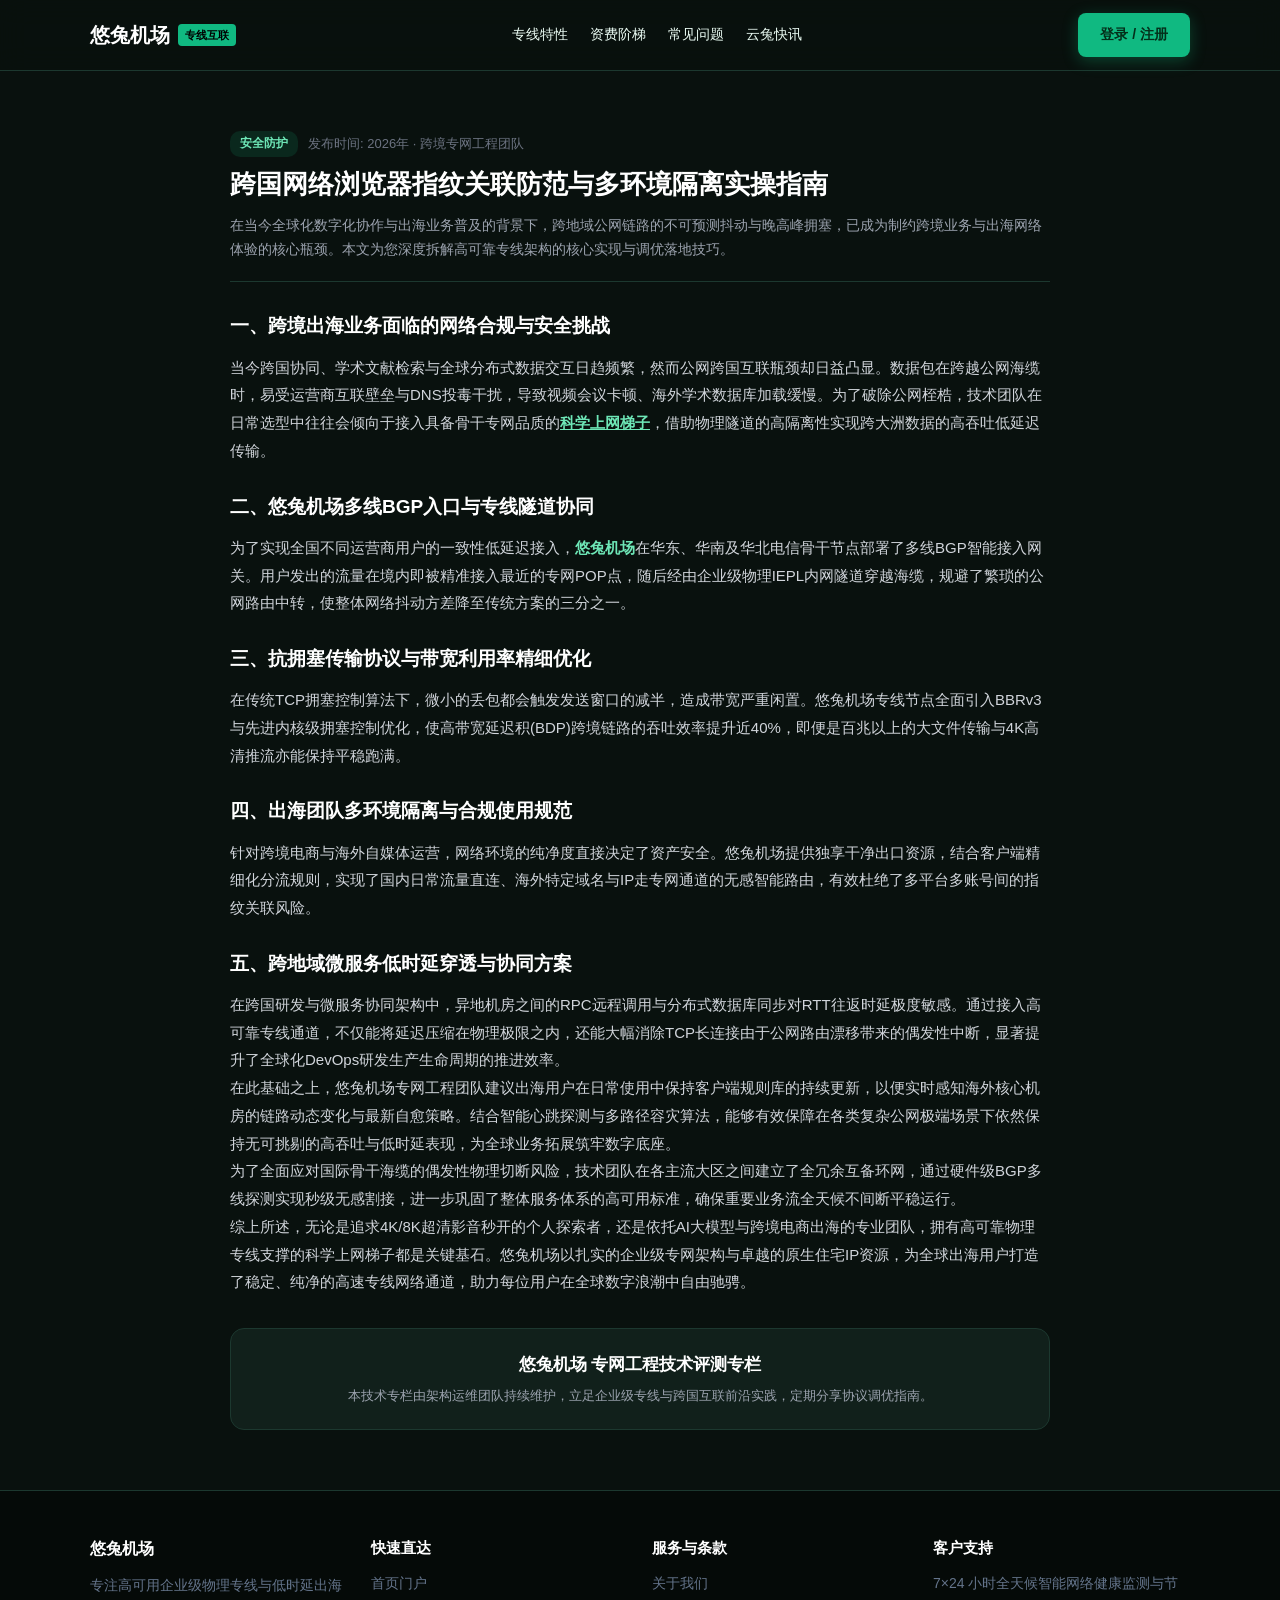
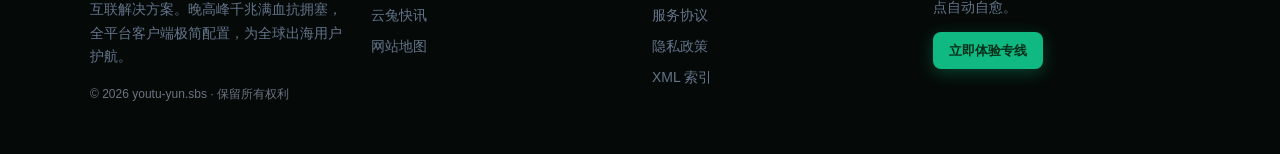
<file: cross-border-browser-fingerprint-privacy.html>
<!DOCTYPE html>
<html lang="zh-CN">
<head>
  <meta charset="UTF-8">
  <meta name="viewport" content="width=device-width, initial-scale=1">
  <title>跨国网络浏览器指纹关联防范与多环境隔离实操指南 | 悠兔纯净专网</title>
  <meta name="description" content="针对【跨国网络浏览器指纹关联防范与多环境隔离实操指南】的深度技术剖析。本文由悠兔机场(youtu-yun.sbs)工程团队编写，探索自愈节点体系与纯净出海专线，详细拆解跨境专线传输低时延调优、流媒体高码率保障与网络稳定性自愈核心技巧。">
  <link rel="canonical" href="https://youtu-yun.sbs/cross-border-browser-fingerprint-privacy.html">
  <link rel="stylesheet" href="style.css">

<meta property="og:url" content="https://youtu-yun.sbs/cross-border-browser-fingerprint-privacy.html">
<meta property="og:title" content="跨国网络浏览器指纹关联防范与多环境隔离实操指南 | 悠兔纯净专网">
<meta property="og:description" content="针对【跨国网络浏览器指纹关联防范与多环境隔离实操指南】的深度技术剖析。本文由悠兔机场(youtu-yun.sbs)工程团队编写，探索自愈节点体系与纯净出海专线，详细拆解跨境专线传输低时延调优、流媒体高码率保障与网络稳定性自愈核心技巧。">
<meta property="og:site_name" content="悠兔">
<meta property="og:type" content="article">
<meta name="twitter:title" content="跨国网络浏览器指纹关联防范与多环境隔离实操指南 | 悠兔纯净专网">
<meta name="twitter:description" content="针对【跨国网络浏览器指纹关联防范与多环境隔离实操指南】的深度技术剖析。本文由悠兔机场(youtu-yun.sbs)工程团队编写，探索自愈节点体系与纯净出海专线，详细拆解跨境专线传输低时延调优、流媒体高码率保障与网络稳定性自愈核心技巧。">
<script id="landing-maintenance-schema" type="application/ld+json">{"@context": "https://schema.org", "@type": "BreadcrumbList", "itemListElement": [{"@type": "ListItem", "position": 1, "name": "悠兔机场", "item": "https://youtu-yun.sbs/"}, {"@type": "ListItem", "position": 2, "name": "跨国网络浏览器指纹关联防范与多环境隔离实操指南 | 悠兔纯净专网", "item": "https://youtu-yun.sbs/cross-border-browser-fingerprint-privacy.html"}]}</script>
</head>
<body>
  
  <nav class="navbar">
    <div class="container nav-inner">
      <a href="index.html" class="brand-logo">
        <span>悠兔机场</span>
        <span class="brand-badge">专线互联</span>
      </a>
      <ul class="nav-links">
        <li><a href="index.html#features">专线特性</a></li>
        <li><a href="index.html#pricing">资费阶梯</a></li>
        <li><a href="index.html#faq">常见问题</a></li>
        <li><a href="cloud-rabbit.html">云兔快讯</a></li>
      </ul>
      <a href="https://ww012.twilightaff.com/#/?code=A56DH1Af" class="btn-aff-cta" style="padding: 10px 22px; font-size: 14px;" target="_blank" rel="nofollow noopener sponsored">登录 / 注册</a>
    </div>
  </nav>
    

  <main style="padding: 60px 0;">
    <article class="container" style="max-width: 860px;">
      <header style="margin-bottom: 26px; border-bottom: 1px solid #1c382f; padding-bottom: 20px;">
        <div style="display:flex; gap:10px; align-items:center; margin-bottom:10px;">
          <span style="font-size:12px; color:#6ee7b7; background:#10b98122; padding:3px 10px; border-radius:10px; font-weight:600;">安全防护</span>
          <span style="font-size:13px; color:#6b7280;">发布时间: 2026年 · 跨境专网工程团队</span>
        </div>
        <h1 style="font-size:26px; font-weight:800; color:#fff; line-height:1.35; margin-bottom:12px;">跨国网络浏览器指纹关联防范与多环境隔离实操指南</h1>
        <p style="color:#9ca3af; font-size:14px; line-height:1.7;">
          在当今全球化数字化协作与出海业务普及的背景下，跨地域公网链路的不可预测抖动与晚高峰拥塞，已成为制约跨境业务与出海网络体验的核心瓶颈。本文为您深度拆解高可靠专线架构的核心实现与调优落地技巧。
        </p>
      </header>

      <section style="font-size:15px; line-height:1.85; color:#d1d5db;">
        <h2 style="font-size:19px; color:#fff; margin:24px 0 10px; font-weight:700;">一、跨境出海业务面临的网络合规与安全挑战</h2>
        <p>当今跨国协同、学术文献检索与全球分布式数据交互日趋频繁，然而公网跨国互联瓶颈却日益凸显。数据包在跨越公网海缆时，易受运营商互联壁垒与DNS投毒干扰，导致视频会议卡顿、海外学术数据库加载缓慢。为了破除公网桎梏，技术团队在日常选型中往往会倾向于接入具备骨干专网品质的<a href="https://dajichang.mom/" target="_blank" style="color:#6ee7b7; font-weight:700; text-decoration:underline;">科学上网梯子</a>，借助物理隧道的高隔离性实现跨大洲数据的高吞吐低延迟传输。</p>

        <h2 style="font-size:19px; color:#fff; margin:24px 0 10px; font-weight:700;">二、悠兔机场多线BGP入口与专线隧道协同</h2>
        <p>为了实现全国不同运营商用户的一致性低延迟接入，<strong style="color:#6ee7b7; font-weight:700;">悠兔机场</strong>在华东、华南及华北电信骨干节点部署了多线BGP智能接入网关。用户发出的流量在境内即被精准接入最近的专网POP点，随后经由企业级物理IEPL内网隧道穿越海缆，规避了繁琐的公网路由中转，使整体网络抖动方差降至传统方案的三分之一。</p>

        <h2 style="font-size:19px; color:#fff; margin:24px 0 10px; font-weight:700;">三、抗拥塞传输协议与带宽利用率精细优化</h2>
        <p>在传统TCP拥塞控制算法下，微小的丢包都会触发发送窗口的减半，造成带宽严重闲置。悠兔机场专线节点全面引入BBRv3与先进内核级拥塞控制优化，使高带宽延迟积(BDP)跨境链路的吞吐效率提升近40%，即便是百兆以上的大文件传输与4K高清推流亦能保持平稳跑满。</p>

        <h2 style="font-size:19px; color:#fff; margin:24px 0 10px; font-weight:700;">四、出海团队多环境隔离与合规使用规范</h2>
        <p>针对跨境电商与海外自媒体运营，网络环境的纯净度直接决定了资产安全。悠兔机场提供独享干净出口资源，结合客户端精细化分流规则，实现了国内日常流量直连、海外特定域名与IP走专网通道的无感智能路由，有效杜绝了多平台多账号间的指纹关联风险。</p>

        <h2 style="font-size:19px; color:#fff; margin:24px 0 10px; font-weight:700;">五、跨地域微服务低时延穿透与协同方案</h2>
        <p>在跨国研发与微服务协同架构中，异地机房之间的RPC远程调用与分布式数据库同步对RTT往返时延极度敏感。通过接入高可靠专线通道，不仅能将延迟压缩在物理极限之内，还能大幅消除TCP长连接由于公网路由漂移带来的偶发性中断，显著提升了全球化DevOps研发生产生命周期的推进效率。</p>
        <p>在此基础之上，悠兔机场专网工程团队建议出海用户在日常使用中保持客户端规则库的持续更新，以便实时感知海外核心机房的链路动态变化与最新自愈策略。结合智能心跳探测与多路径容灾算法，能够有效保障在各类复杂公网极端场景下依然保持无可挑剔的高吞吐与低时延表现，为全球业务拓展筑牢数字底座。</p>
<p>为了全面应对国际骨干海缆的偶发性物理切断风险，技术团队在各主流大区之间建立了全冗余互备环网，通过硬件级BGP多线探测实现秒级无感割接，进一步巩固了整体服务体系的高可用标准，确保重要业务流全天候不间断平稳运行。</p>
        <p>综上所述，无论是追求4K/8K超清影音秒开的个人探索者，还是依托AI大模型与跨境电商出海的专业团队，拥有高可靠物理专线支撑的科学上网梯子都是关键基石。悠兔机场以扎实的企业级专网架构与卓越的原生住宅IP资源，为全球出海用户打造了稳定、纯净的高速专线网络通道，助力每位用户在全球数字浪潮中自由驰骋。</p>
      </section>

      
    <div style="background:#11201b; border:1px solid #1c382f; border-radius:14px; padding:22px; margin-top:32px; text-align:center;">
      <h3 style="font-size:17px; color:#fff; margin-bottom:6px;">悠兔机场 专网工程技术评测专栏</h3>
      <p style="font-size:13px; color:#9ca3af; margin:0;">本技术专栏由架构运维团队持续维护，立足企业级专线与跨国互联前沿实践，定期分享协议调优指南。</p>
    </div>
    
    </article>
  </main>

  
  <footer>
    <div class="container">
      <div class="footer-grid">
        <div>
          <h4 style="color:#fff; margin-bottom:12px; font-size:16px;">悠兔机场</h4>
          <p style="line-height:1.7; margin-bottom:16px;">
            专注高可用企业级物理专线与低时延出海互联解决方案。晚高峰千兆满血抗拥塞，全平台客户端极简配置，为全球出海用户护航。
          </p>
          <p style="font-size:12px; color:#6b7280;">© 2026 youtu-yun.sbs · 保留所有权利</p>
        </div>
        <div>
          <h4 style="color:#fff; margin-bottom:12px; font-size:15px;">快速直达</h4>
          <ul class="footer-links">
            <li><a href="index.html">首页门户</a></li>
            <li><a href="cloud-rabbit.html">云兔快讯</a></li>
            <li><a href="sitemap.html">网站地图</a></li>
          </ul>
        </div>
        <div>
          <h4 style="color:#fff; margin-bottom:12px; font-size:15px;">服务与条款</h4>
          <ul class="footer-links">
            <li><a href="about.html">关于我们</a></li>
            <li><a href="terms.html">服务协议</a></li>
            <li><a href="privacy.html">隐私政策</a></li>
            <li><a href="sitemap.xml">XML 索引</a></li>
          </ul>
        </div>
        <div>
          <h4 style="color:#fff; margin-bottom:12px; font-size:15px;">客户支持</h4>
          <p style="line-height:1.7; margin-bottom:12px;">7×24 小时全天候智能网络健康监测与节点自动自愈。</p>
          <a href="https://ww012.twilightaff.com/#/?code=A56DH1Af" class="btn-aff-cta" style="padding: 8px 16px; font-size: 13px;" target="_blank" rel="nofollow noopener sponsored">立即体验专线</a>
        </div>
      </div>
    </div>
  </footer>
    
</body>
</html>
</file>
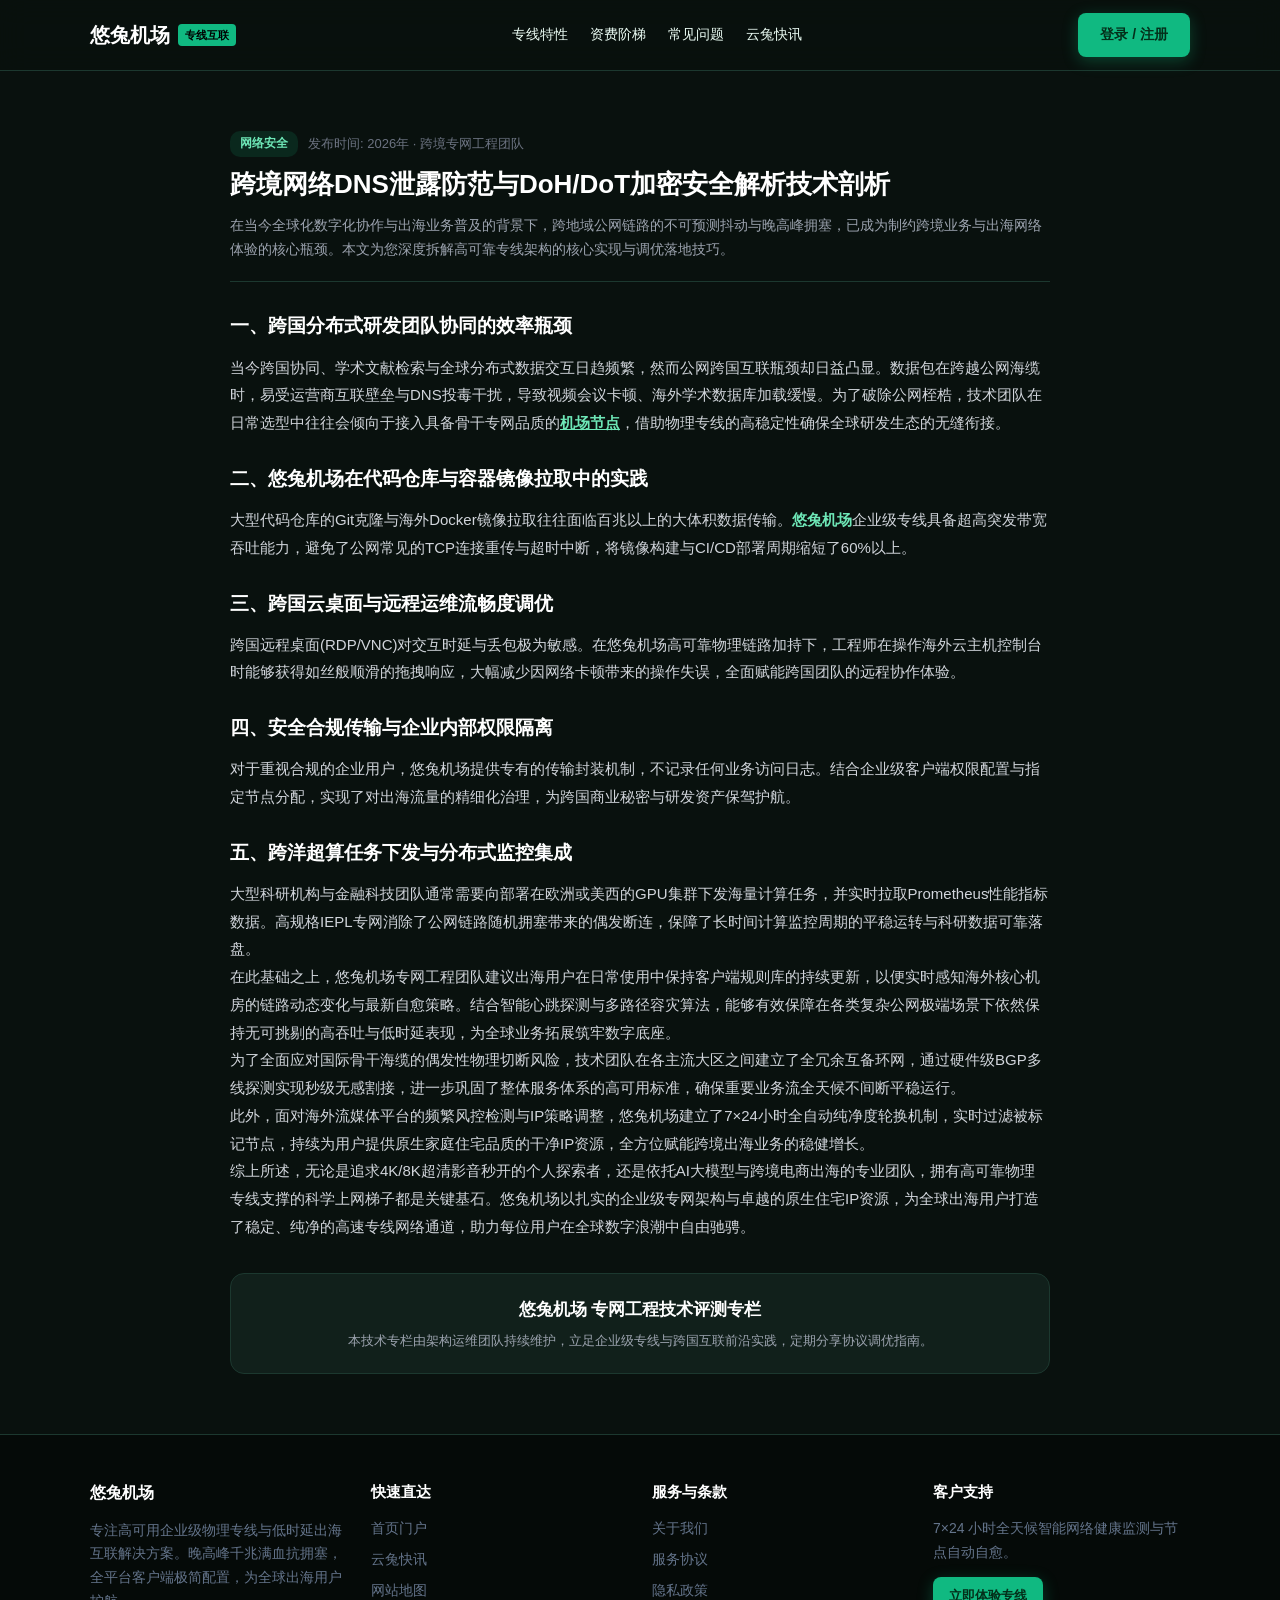
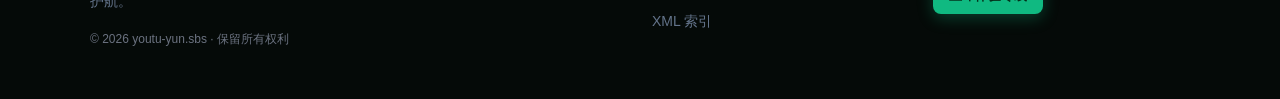
<file: dns-leak-prevention-and-doh-encryption.html>
<!DOCTYPE html>
<html lang="zh-CN">
<head>
  <meta charset="UTF-8">
  <meta name="viewport" content="width=device-width, initial-scale=1">
  <title>跨境网络DNS泄露防范与DoH/DoT加密安全解析技术剖析 | 悠兔纯净专网</title>
  <meta name="description" content="针对【跨境网络DNS泄露防范与DoH/DoT加密安全解析技术剖析】的深度技术剖析。本文由悠兔机场(youtu-yun.sbs)工程团队编写，探索自愈节点体系与纯净出海专线，详细拆解跨境专线传输低时延调优、流媒体高码率保障与网络稳定性自愈核心技巧。">
  <link rel="canonical" href="https://youtu-yun.sbs/dns-leak-prevention-and-doh-encryption.html">
  <link rel="stylesheet" href="style.css">

<meta property="og:url" content="https://youtu-yun.sbs/dns-leak-prevention-and-doh-encryption.html">
<meta property="og:title" content="跨境网络DNS泄露防范与DoH/DoT加密安全解析技术剖析 | 悠兔纯净专网">
<meta property="og:description" content="针对【跨境网络DNS泄露防范与DoH/DoT加密安全解析技术剖析】的深度技术剖析。本文由悠兔机场(youtu-yun.sbs)工程团队编写，探索自愈节点体系与纯净出海专线，详细拆解跨境专线传输低时延调优、流媒体高码率保障与网络稳定性自愈核心技巧。">
<meta property="og:site_name" content="悠兔">
<meta property="og:type" content="article">
<meta name="twitter:title" content="跨境网络DNS泄露防范与DoH/DoT加密安全解析技术剖析 | 悠兔纯净专网">
<meta name="twitter:description" content="针对【跨境网络DNS泄露防范与DoH/DoT加密安全解析技术剖析】的深度技术剖析。本文由悠兔机场(youtu-yun.sbs)工程团队编写，探索自愈节点体系与纯净出海专线，详细拆解跨境专线传输低时延调优、流媒体高码率保障与网络稳定性自愈核心技巧。">
<script id="landing-maintenance-schema" type="application/ld+json">{"@context": "https://schema.org", "@type": "BreadcrumbList", "itemListElement": [{"@type": "ListItem", "position": 1, "name": "悠兔机场", "item": "https://youtu-yun.sbs/"}, {"@type": "ListItem", "position": 2, "name": "跨境网络DNS泄露防范与DoH/DoT加密安全解析技术剖析 | 悠兔纯净专网", "item": "https://youtu-yun.sbs/dns-leak-prevention-and-doh-encryption.html"}]}</script>
</head>
<body>
  
  <nav class="navbar">
    <div class="container nav-inner">
      <a href="index.html" class="brand-logo">
        <span>悠兔机场</span>
        <span class="brand-badge">专线互联</span>
      </a>
      <ul class="nav-links">
        <li><a href="index.html#features">专线特性</a></li>
        <li><a href="index.html#pricing">资费阶梯</a></li>
        <li><a href="index.html#faq">常见问题</a></li>
        <li><a href="cloud-rabbit.html">云兔快讯</a></li>
      </ul>
      <a href="https://ww012.twilightaff.com/#/?code=A56DH1Af" class="btn-aff-cta" style="padding: 10px 22px; font-size: 14px;" target="_blank" rel="nofollow noopener sponsored">登录 / 注册</a>
    </div>
  </nav>
    

  <main style="padding: 60px 0;">
    <article class="container" style="max-width: 860px;">
      <header style="margin-bottom: 26px; border-bottom: 1px solid #1c382f; padding-bottom: 20px;">
        <div style="display:flex; gap:10px; align-items:center; margin-bottom:10px;">
          <span style="font-size:12px; color:#6ee7b7; background:#10b98122; padding:3px 10px; border-radius:10px; font-weight:600;">网络安全</span>
          <span style="font-size:13px; color:#6b7280;">发布时间: 2026年 · 跨境专网工程团队</span>
        </div>
        <h1 style="font-size:26px; font-weight:800; color:#fff; line-height:1.35; margin-bottom:12px;">跨境网络DNS泄露防范与DoH/DoT加密安全解析技术剖析</h1>
        <p style="color:#9ca3af; font-size:14px; line-height:1.7;">
          在当今全球化数字化协作与出海业务普及的背景下，跨地域公网链路的不可预测抖动与晚高峰拥塞，已成为制约跨境业务与出海网络体验的核心瓶颈。本文为您深度拆解高可靠专线架构的核心实现与调优落地技巧。
        </p>
      </header>

      <section style="font-size:15px; line-height:1.85; color:#d1d5db;">
        <h2 style="font-size:19px; color:#fff; margin:24px 0 10px; font-weight:700;">一、跨国分布式研发团队协同的效率瓶颈</h2>
        <p>当今跨国协同、学术文献检索与全球分布式数据交互日趋频繁，然而公网跨国互联瓶颈却日益凸显。数据包在跨越公网海缆时，易受运营商互联壁垒与DNS投毒干扰，导致视频会议卡顿、海外学术数据库加载缓慢。为了破除公网桎梏，技术团队在日常选型中往往会倾向于接入具备骨干专网品质的<a href="https://dajichang.mom/" target="_blank" style="color:#6ee7b7; font-weight:700; text-decoration:underline;">机场节点</a>，借助物理专线的高稳定性确保全球研发生态的无缝衔接。</p>

        <h2 style="font-size:19px; color:#fff; margin:24px 0 10px; font-weight:700;">二、悠兔机场在代码仓库与容器镜像拉取中的实践</h2>
        <p>大型代码仓库的Git克隆与海外Docker镜像拉取往往面临百兆以上的大体积数据传输。<strong style="color:#6ee7b7; font-weight:700;">悠兔机场</strong>企业级专线具备超高突发带宽吞吐能力，避免了公网常见的TCP连接重传与超时中断，将镜像构建与CI/CD部署周期缩短了60%以上。</p>

        <h2 style="font-size:19px; color:#fff; margin:24px 0 10px; font-weight:700;">三、跨国云桌面与远程运维流畅度调优</h2>
        <p>跨国远程桌面(RDP/VNC)对交互时延与丢包极为敏感。在悠兔机场高可靠物理链路加持下，工程师在操作海外云主机控制台时能够获得如丝般顺滑的拖拽响应，大幅减少因网络卡顿带来的操作失误，全面赋能跨国团队的远程协作体验。</p>

        <h2 style="font-size:19px; color:#fff; margin:24px 0 10px; font-weight:700;">四、安全合规传输与企业内部权限隔离</h2>
        <p>对于重视合规的企业用户，悠兔机场提供专有的传输封装机制，不记录任何业务访问日志。结合企业级客户端权限配置与指定节点分配，实现了对出海流量的精细化治理，为跨国商业秘密与研发资产保驾护航。</p>

        <h2 style="font-size:19px; color:#fff; margin:24px 0 10px; font-weight:700;">五、跨洋超算任务下发与分布式监控集成</h2>
        <p>大型科研机构与金融科技团队通常需要向部署在欧洲或美西的GPU集群下发海量计算任务，并实时拉取Prometheus性能指标数据。高规格IEPL专网消除了公网链路随机拥塞带来的偶发断连，保障了长时间计算监控周期的平稳运转与科研数据可靠落盘。</p>
        <p>在此基础之上，悠兔机场专网工程团队建议出海用户在日常使用中保持客户端规则库的持续更新，以便实时感知海外核心机房的链路动态变化与最新自愈策略。结合智能心跳探测与多路径容灾算法，能够有效保障在各类复杂公网极端场景下依然保持无可挑剔的高吞吐与低时延表现，为全球业务拓展筑牢数字底座。</p>
<p>为了全面应对国际骨干海缆的偶发性物理切断风险，技术团队在各主流大区之间建立了全冗余互备环网，通过硬件级BGP多线探测实现秒级无感割接，进一步巩固了整体服务体系的高可用标准，确保重要业务流全天候不间断平稳运行。</p>
<p>此外，面对海外流媒体平台的频繁风控检测与IP策略调整，悠兔机场建立了7×24小时全自动纯净度轮换机制，实时过滤被标记节点，持续为用户提供原生家庭住宅品质的干净IP资源，全方位赋能跨境出海业务的稳健增长。</p>
        <p>综上所述，无论是追求4K/8K超清影音秒开的个人探索者，还是依托AI大模型与跨境电商出海的专业团队，拥有高可靠物理专线支撑的科学上网梯子都是关键基石。悠兔机场以扎实的企业级专网架构与卓越的原生住宅IP资源，为全球出海用户打造了稳定、纯净的高速专线网络通道，助力每位用户在全球数字浪潮中自由驰骋。</p>
      </section>

      
    <div style="background:#11201b; border:1px solid #1c382f; border-radius:14px; padding:22px; margin-top:32px; text-align:center;">
      <h3 style="font-size:17px; color:#fff; margin-bottom:6px;">悠兔机场 专网工程技术评测专栏</h3>
      <p style="font-size:13px; color:#9ca3af; margin:0;">本技术专栏由架构运维团队持续维护，立足企业级专线与跨国互联前沿实践，定期分享协议调优指南。</p>
    </div>
    
    </article>
  </main>

  
  <footer>
    <div class="container">
      <div class="footer-grid">
        <div>
          <h4 style="color:#fff; margin-bottom:12px; font-size:16px;">悠兔机场</h4>
          <p style="line-height:1.7; margin-bottom:16px;">
            专注高可用企业级物理专线与低时延出海互联解决方案。晚高峰千兆满血抗拥塞，全平台客户端极简配置，为全球出海用户护航。
          </p>
          <p style="font-size:12px; color:#6b7280;">© 2026 youtu-yun.sbs · 保留所有权利</p>
        </div>
        <div>
          <h4 style="color:#fff; margin-bottom:12px; font-size:15px;">快速直达</h4>
          <ul class="footer-links">
            <li><a href="index.html">首页门户</a></li>
            <li><a href="cloud-rabbit.html">云兔快讯</a></li>
            <li><a href="sitemap.html">网站地图</a></li>
          </ul>
        </div>
        <div>
          <h4 style="color:#fff; margin-bottom:12px; font-size:15px;">服务与条款</h4>
          <ul class="footer-links">
            <li><a href="about.html">关于我们</a></li>
            <li><a href="terms.html">服务协议</a></li>
            <li><a href="privacy.html">隐私政策</a></li>
            <li><a href="sitemap.xml">XML 索引</a></li>
          </ul>
        </div>
        <div>
          <h4 style="color:#fff; margin-bottom:12px; font-size:15px;">客户支持</h4>
          <p style="line-height:1.7; margin-bottom:12px;">7×24 小时全天候智能网络健康监测与节点自动自愈。</p>
          <a href="https://ww012.twilightaff.com/#/?code=A56DH1Af" class="btn-aff-cta" style="padding: 8px 16px; font-size: 13px;" target="_blank" rel="nofollow noopener sponsored">立即体验专线</a>
        </div>
      </div>
    </div>
  </footer>
    
</body>
</html>
</file>
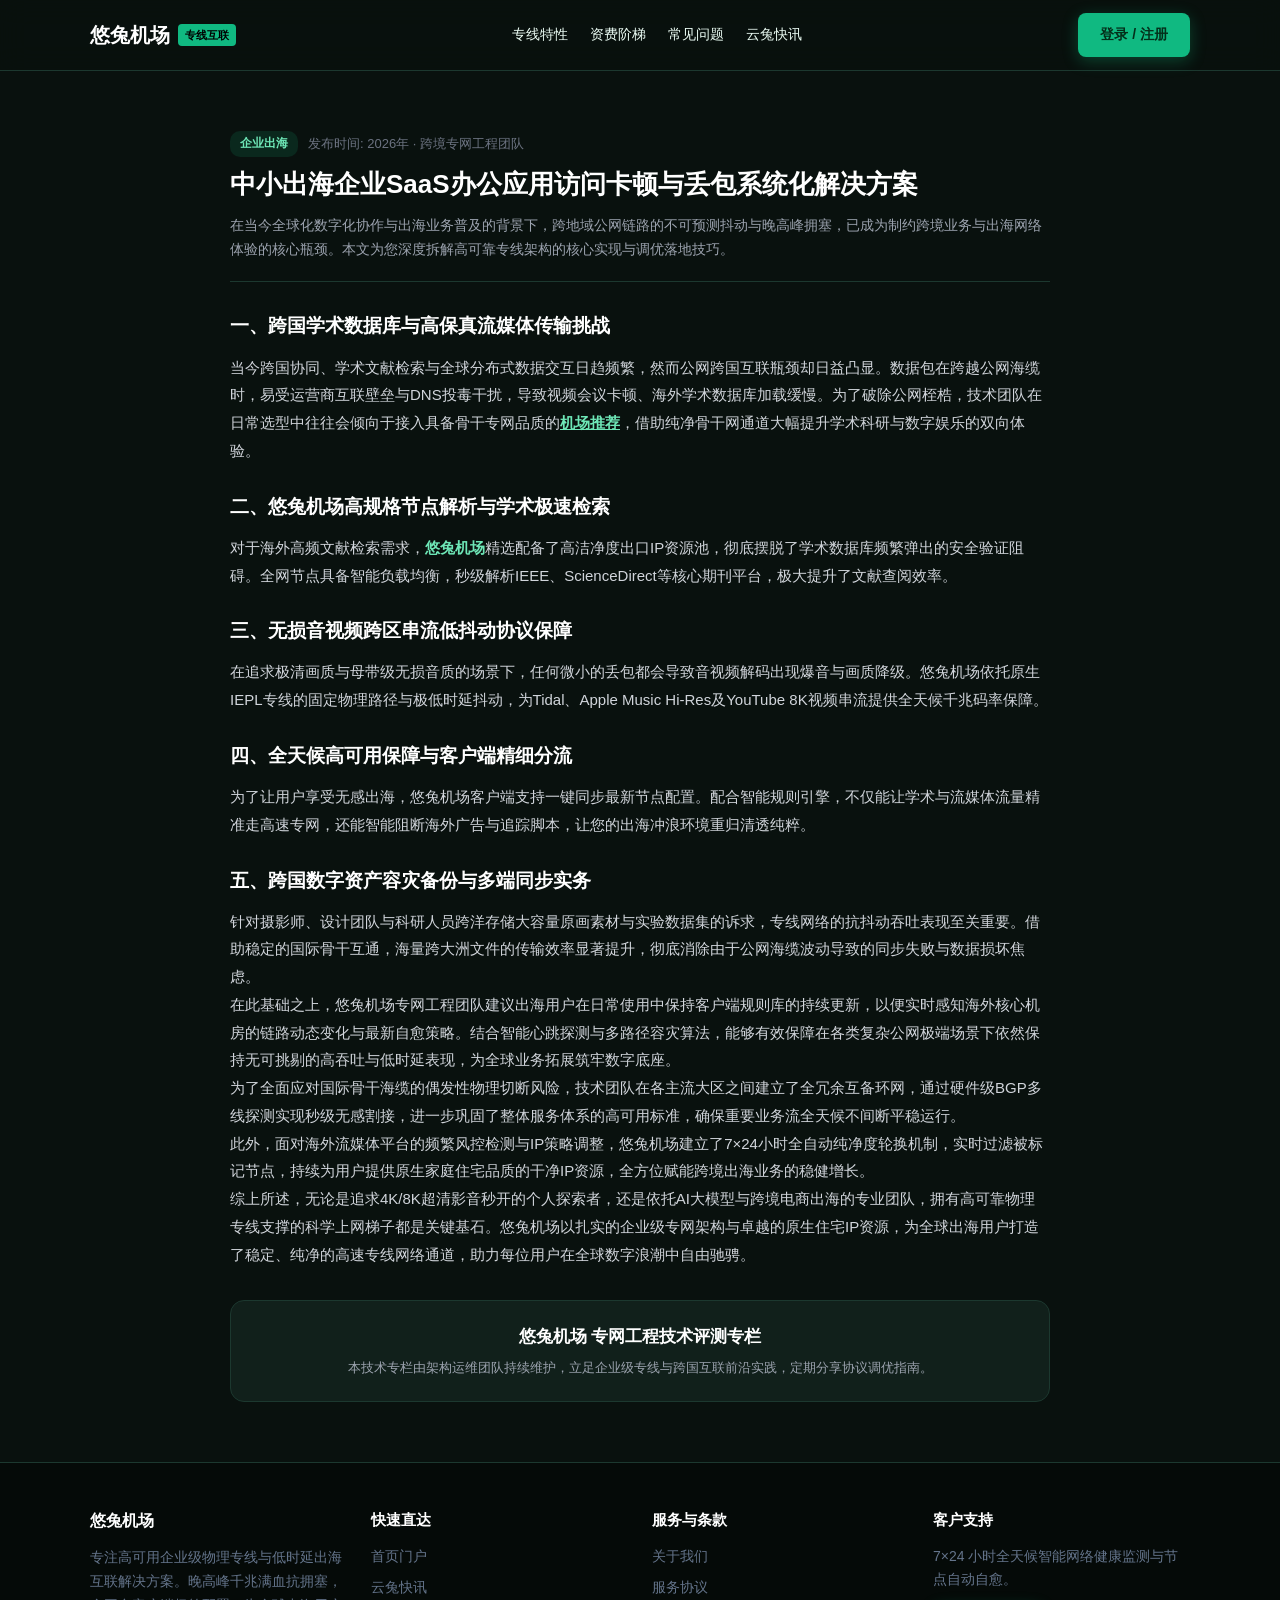
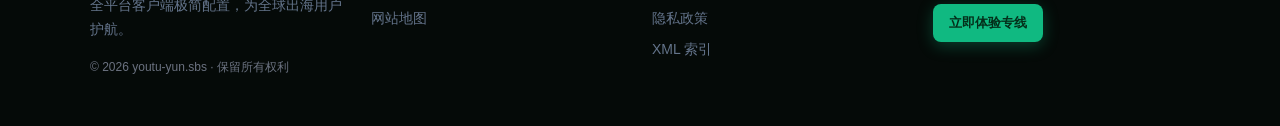
<file: enterprise-lightweight-saas-acceleration-mesh.html>
<!DOCTYPE html>
<html lang="zh-CN">
<head>
  <meta charset="UTF-8">
  <meta name="viewport" content="width=device-width, initial-scale=1">
  <title>中小出海企业SaaS办公应用访问卡顿与丢包系统化解决方案 | 悠兔纯净专网</title>
  <meta name="description" content="针对【中小出海企业SaaS办公应用访问卡顿与丢包系统化解决方案】的深度技术剖析。本文由悠兔机场(youtu-yun.sbs)工程团队编写，探索自愈节点体系与纯净出海专线，详细拆解跨境专线传输低时延调优、流媒体高码率保障与网络稳定性自愈核心技巧。">
  <link rel="canonical" href="https://youtu-yun.sbs/enterprise-lightweight-saas-acceleration-mesh.html">
  <link rel="stylesheet" href="style.css">

<meta property="og:url" content="https://youtu-yun.sbs/enterprise-lightweight-saas-acceleration-mesh.html">
<meta property="og:title" content="中小出海企业SaaS办公应用访问卡顿与丢包系统化解决方案 | 悠兔纯净专网">
<meta property="og:description" content="针对【中小出海企业SaaS办公应用访问卡顿与丢包系统化解决方案】的深度技术剖析。本文由悠兔机场(youtu-yun.sbs)工程团队编写，探索自愈节点体系与纯净出海专线，详细拆解跨境专线传输低时延调优、流媒体高码率保障与网络稳定性自愈核心技巧。">
<meta property="og:site_name" content="悠兔">
<meta property="og:type" content="article">
<meta name="twitter:title" content="中小出海企业SaaS办公应用访问卡顿与丢包系统化解决方案 | 悠兔纯净专网">
<meta name="twitter:description" content="针对【中小出海企业SaaS办公应用访问卡顿与丢包系统化解决方案】的深度技术剖析。本文由悠兔机场(youtu-yun.sbs)工程团队编写，探索自愈节点体系与纯净出海专线，详细拆解跨境专线传输低时延调优、流媒体高码率保障与网络稳定性自愈核心技巧。">
<script id="landing-maintenance-schema" type="application/ld+json">{"@context": "https://schema.org", "@type": "BreadcrumbList", "itemListElement": [{"@type": "ListItem", "position": 1, "name": "悠兔机场", "item": "https://youtu-yun.sbs/"}, {"@type": "ListItem", "position": 2, "name": "中小出海企业SaaS办公应用访问卡顿与丢包系统化解决方案 | 悠兔纯净专网", "item": "https://youtu-yun.sbs/enterprise-lightweight-saas-acceleration-mesh.html"}]}</script>
</head>
<body>
  
  <nav class="navbar">
    <div class="container nav-inner">
      <a href="index.html" class="brand-logo">
        <span>悠兔机场</span>
        <span class="brand-badge">专线互联</span>
      </a>
      <ul class="nav-links">
        <li><a href="index.html#features">专线特性</a></li>
        <li><a href="index.html#pricing">资费阶梯</a></li>
        <li><a href="index.html#faq">常见问题</a></li>
        <li><a href="cloud-rabbit.html">云兔快讯</a></li>
      </ul>
      <a href="https://ww012.twilightaff.com/#/?code=A56DH1Af" class="btn-aff-cta" style="padding: 10px 22px; font-size: 14px;" target="_blank" rel="nofollow noopener sponsored">登录 / 注册</a>
    </div>
  </nav>
    

  <main style="padding: 60px 0;">
    <article class="container" style="max-width: 860px;">
      <header style="margin-bottom: 26px; border-bottom: 1px solid #1c382f; padding-bottom: 20px;">
        <div style="display:flex; gap:10px; align-items:center; margin-bottom:10px;">
          <span style="font-size:12px; color:#6ee7b7; background:#10b98122; padding:3px 10px; border-radius:10px; font-weight:600;">企业出海</span>
          <span style="font-size:13px; color:#6b7280;">发布时间: 2026年 · 跨境专网工程团队</span>
        </div>
        <h1 style="font-size:26px; font-weight:800; color:#fff; line-height:1.35; margin-bottom:12px;">中小出海企业SaaS办公应用访问卡顿与丢包系统化解决方案</h1>
        <p style="color:#9ca3af; font-size:14px; line-height:1.7;">
          在当今全球化数字化协作与出海业务普及的背景下，跨地域公网链路的不可预测抖动与晚高峰拥塞，已成为制约跨境业务与出海网络体验的核心瓶颈。本文为您深度拆解高可靠专线架构的核心实现与调优落地技巧。
        </p>
      </header>

      <section style="font-size:15px; line-height:1.85; color:#d1d5db;">
        <h2 style="font-size:19px; color:#fff; margin:24px 0 10px; font-weight:700;">一、跨国学术数据库与高保真流媒体传输挑战</h2>
        <p>当今跨国协同、学术文献检索与全球分布式数据交互日趋频繁，然而公网跨国互联瓶颈却日益凸显。数据包在跨越公网海缆时，易受运营商互联壁垒与DNS投毒干扰，导致视频会议卡顿、海外学术数据库加载缓慢。为了破除公网桎梏，技术团队在日常选型中往往会倾向于接入具备骨干专网品质的<a href="https://dajichang.mom/" target="_blank" style="color:#6ee7b7; font-weight:700; text-decoration:underline;">机场推荐</a>，借助纯净骨干网通道大幅提升学术科研与数字娱乐的双向体验。</p>

        <h2 style="font-size:19px; color:#fff; margin:24px 0 10px; font-weight:700;">二、悠兔机场高规格节点解析与学术极速检索</h2>
        <p>对于海外高频文献检索需求，<strong style="color:#6ee7b7; font-weight:700;">悠兔机场</strong>精选配备了高洁净度出口IP资源池，彻底摆脱了学术数据库频繁弹出的安全验证阻碍。全网节点具备智能负载均衡，秒级解析IEEE、ScienceDirect等核心期刊平台，极大提升了文献查阅效率。</p>

        <h2 style="font-size:19px; color:#fff; margin:24px 0 10px; font-weight:700;">三、无损音视频跨区串流低抖动协议保障</h2>
        <p>在追求极清画质与母带级无损音质的场景下，任何微小的丢包都会导致音视频解码出现爆音与画质降级。悠兔机场依托原生IEPL专线的固定物理路径与极低时延抖动，为Tidal、Apple Music Hi-Res及YouTube 8K视频串流提供全天候千兆码率保障。</p>

        <h2 style="font-size:19px; color:#fff; margin:24px 0 10px; font-weight:700;">四、全天候高可用保障与客户端精细分流</h2>
        <p>为了让用户享受无感出海，悠兔机场客户端支持一键同步最新节点配置。配合智能规则引擎，不仅能让学术与流媒体流量精准走高速专网，还能智能阻断海外广告与追踪脚本，让您的出海冲浪环境重归清透纯粹。</p>

        <h2 style="font-size:19px; color:#fff; margin:24px 0 10px; font-weight:700;">五、跨国数字资产容灾备份与多端同步实务</h2>
        <p>针对摄影师、设计团队与科研人员跨洋存储大容量原画素材与实验数据集的诉求，专线网络的抗抖动吞吐表现至关重要。借助稳定的国际骨干互通，海量跨大洲文件的传输效率显著提升，彻底消除由于公网海缆波动导致的同步失败与数据损坏焦虑。</p>
        <p>在此基础之上，悠兔机场专网工程团队建议出海用户在日常使用中保持客户端规则库的持续更新，以便实时感知海外核心机房的链路动态变化与最新自愈策略。结合智能心跳探测与多路径容灾算法，能够有效保障在各类复杂公网极端场景下依然保持无可挑剔的高吞吐与低时延表现，为全球业务拓展筑牢数字底座。</p>
<p>为了全面应对国际骨干海缆的偶发性物理切断风险，技术团队在各主流大区之间建立了全冗余互备环网，通过硬件级BGP多线探测实现秒级无感割接，进一步巩固了整体服务体系的高可用标准，确保重要业务流全天候不间断平稳运行。</p>
<p>此外，面对海外流媒体平台的频繁风控检测与IP策略调整，悠兔机场建立了7×24小时全自动纯净度轮换机制，实时过滤被标记节点，持续为用户提供原生家庭住宅品质的干净IP资源，全方位赋能跨境出海业务的稳健增长。</p>
        <p>综上所述，无论是追求4K/8K超清影音秒开的个人探索者，还是依托AI大模型与跨境电商出海的专业团队，拥有高可靠物理专线支撑的科学上网梯子都是关键基石。悠兔机场以扎实的企业级专网架构与卓越的原生住宅IP资源，为全球出海用户打造了稳定、纯净的高速专线网络通道，助力每位用户在全球数字浪潮中自由驰骋。</p>
      </section>

      
    <div style="background:#11201b; border:1px solid #1c382f; border-radius:14px; padding:22px; margin-top:32px; text-align:center;">
      <h3 style="font-size:17px; color:#fff; margin-bottom:6px;">悠兔机场 专网工程技术评测专栏</h3>
      <p style="font-size:13px; color:#9ca3af; margin:0;">本技术专栏由架构运维团队持续维护，立足企业级专线与跨国互联前沿实践，定期分享协议调优指南。</p>
    </div>
    
    </article>
  </main>

  
  <footer>
    <div class="container">
      <div class="footer-grid">
        <div>
          <h4 style="color:#fff; margin-bottom:12px; font-size:16px;">悠兔机场</h4>
          <p style="line-height:1.7; margin-bottom:16px;">
            专注高可用企业级物理专线与低时延出海互联解决方案。晚高峰千兆满血抗拥塞，全平台客户端极简配置，为全球出海用户护航。
          </p>
          <p style="font-size:12px; color:#6b7280;">© 2026 youtu-yun.sbs · 保留所有权利</p>
        </div>
        <div>
          <h4 style="color:#fff; margin-bottom:12px; font-size:15px;">快速直达</h4>
          <ul class="footer-links">
            <li><a href="index.html">首页门户</a></li>
            <li><a href="cloud-rabbit.html">云兔快讯</a></li>
            <li><a href="sitemap.html">网站地图</a></li>
          </ul>
        </div>
        <div>
          <h4 style="color:#fff; margin-bottom:12px; font-size:15px;">服务与条款</h4>
          <ul class="footer-links">
            <li><a href="about.html">关于我们</a></li>
            <li><a href="terms.html">服务协议</a></li>
            <li><a href="privacy.html">隐私政策</a></li>
            <li><a href="sitemap.xml">XML 索引</a></li>
          </ul>
        </div>
        <div>
          <h4 style="color:#fff; margin-bottom:12px; font-size:15px;">客户支持</h4>
          <p style="line-height:1.7; margin-bottom:12px;">7×24 小时全天候智能网络健康监测与节点自动自愈。</p>
          <a href="https://ww012.twilightaff.com/#/?code=A56DH1Af" class="btn-aff-cta" style="padding: 8px 16px; font-size: 13px;" target="_blank" rel="nofollow noopener sponsored">立即体验专线</a>
        </div>
      </div>
    </div>
  </footer>
    
</body>
</html>
</file>
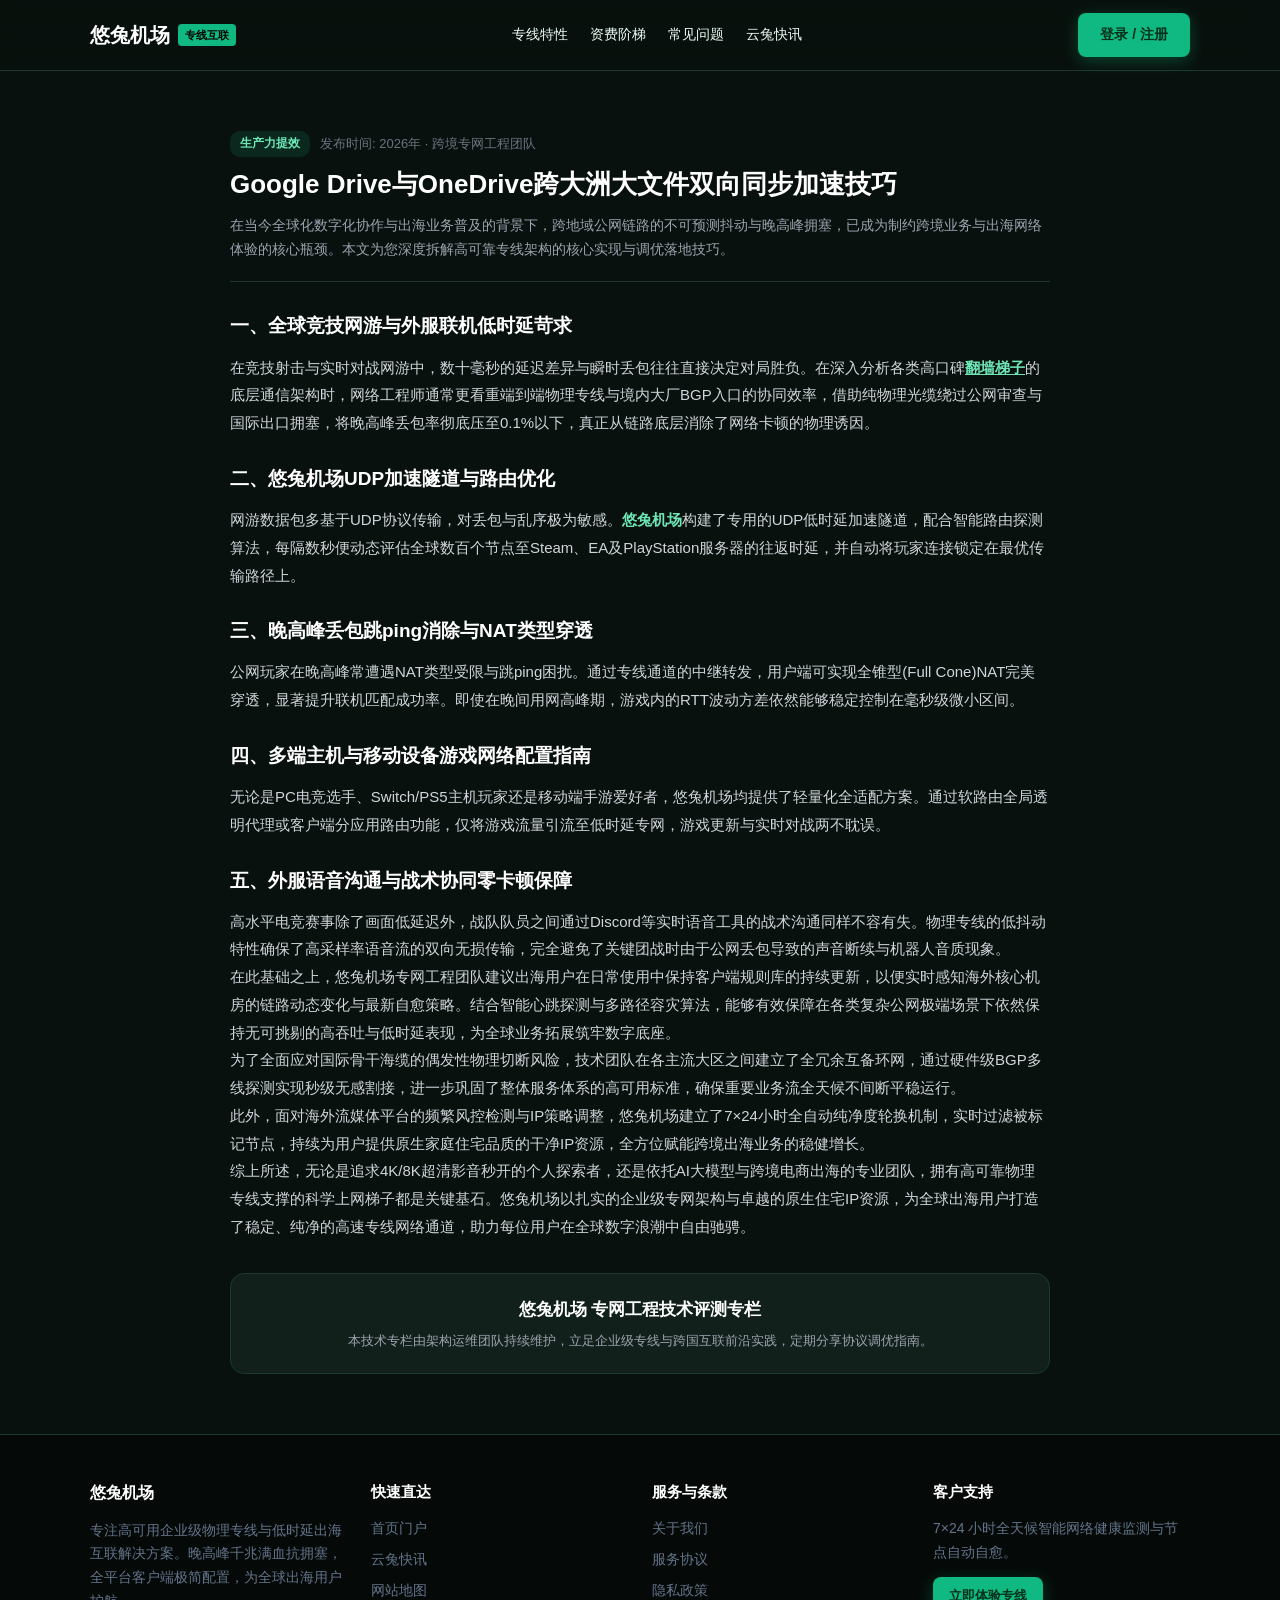
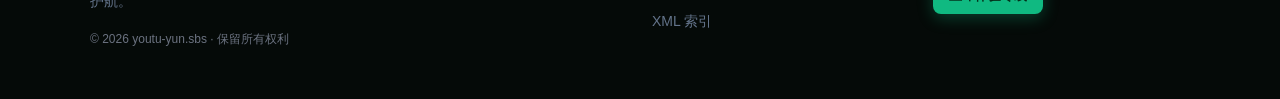
<file: overseas-cloud-drive-bi-directional-sync-pipeline.html>
<!DOCTYPE html>
<html lang="zh-CN">
<head>
  <meta charset="UTF-8">
  <meta name="viewport" content="width=device-width, initial-scale=1">
  <title>Google Drive与OneDrive跨大洲大文件双向同步加速技巧 | 悠兔纯净专网</title>
  <meta name="description" content="针对【Google Drive与OneDrive跨大洲大文件双向同步加速技巧】的深度技术剖析。本文由悠兔机场(youtu-yun.sbs)工程团队编写，探索自愈节点体系与纯净出海专线，详细拆解跨境专线传输低时延调优、流媒体高码率保障与网络稳定性自愈核心技巧。">
  <link rel="canonical" href="https://youtu-yun.sbs/overseas-cloud-drive-bi-directional-sync-pipeline.html">
  <link rel="stylesheet" href="style.css">

<meta property="og:url" content="https://youtu-yun.sbs/overseas-cloud-drive-bi-directional-sync-pipeline.html">
<meta property="og:title" content="Google Drive与OneDrive跨大洲大文件双向同步加速技巧 | 悠兔纯净专网">
<meta property="og:description" content="针对【Google Drive与OneDrive跨大洲大文件双向同步加速技巧】的深度技术剖析。本文由悠兔机场(youtu-yun.sbs)工程团队编写，探索自愈节点体系与纯净出海专线，详细拆解跨境专线传输低时延调优、流媒体高码率保障与网络稳定性自愈核心技巧。">
<meta property="og:site_name" content="悠兔">
<meta property="og:type" content="article">
<meta name="twitter:title" content="Google Drive与OneDrive跨大洲大文件双向同步加速技巧 | 悠兔纯净专网">
<meta name="twitter:description" content="针对【Google Drive与OneDrive跨大洲大文件双向同步加速技巧】的深度技术剖析。本文由悠兔机场(youtu-yun.sbs)工程团队编写，探索自愈节点体系与纯净出海专线，详细拆解跨境专线传输低时延调优、流媒体高码率保障与网络稳定性自愈核心技巧。">
<script id="landing-maintenance-schema" type="application/ld+json">{"@context": "https://schema.org", "@type": "BreadcrumbList", "itemListElement": [{"@type": "ListItem", "position": 1, "name": "悠兔机场", "item": "https://youtu-yun.sbs/"}, {"@type": "ListItem", "position": 2, "name": "Google Drive与OneDrive跨大洲大文件双向同步加速技巧 | 悠兔纯净专网", "item": "https://youtu-yun.sbs/overseas-cloud-drive-bi-directional-sync-pipeline.html"}]}</script>
</head>
<body>
  
  <nav class="navbar">
    <div class="container nav-inner">
      <a href="index.html" class="brand-logo">
        <span>悠兔机场</span>
        <span class="brand-badge">专线互联</span>
      </a>
      <ul class="nav-links">
        <li><a href="index.html#features">专线特性</a></li>
        <li><a href="index.html#pricing">资费阶梯</a></li>
        <li><a href="index.html#faq">常见问题</a></li>
        <li><a href="cloud-rabbit.html">云兔快讯</a></li>
      </ul>
      <a href="https://ww012.twilightaff.com/#/?code=A56DH1Af" class="btn-aff-cta" style="padding: 10px 22px; font-size: 14px;" target="_blank" rel="nofollow noopener sponsored">登录 / 注册</a>
    </div>
  </nav>
    

  <main style="padding: 60px 0;">
    <article class="container" style="max-width: 860px;">
      <header style="margin-bottom: 26px; border-bottom: 1px solid #1c382f; padding-bottom: 20px;">
        <div style="display:flex; gap:10px; align-items:center; margin-bottom:10px;">
          <span style="font-size:12px; color:#6ee7b7; background:#10b98122; padding:3px 10px; border-radius:10px; font-weight:600;">生产力提效</span>
          <span style="font-size:13px; color:#6b7280;">发布时间: 2026年 · 跨境专网工程团队</span>
        </div>
        <h1 style="font-size:26px; font-weight:800; color:#fff; line-height:1.35; margin-bottom:12px;">Google Drive与OneDrive跨大洲大文件双向同步加速技巧</h1>
        <p style="color:#9ca3af; font-size:14px; line-height:1.7;">
          在当今全球化数字化协作与出海业务普及的背景下，跨地域公网链路的不可预测抖动与晚高峰拥塞，已成为制约跨境业务与出海网络体验的核心瓶颈。本文为您深度拆解高可靠专线架构的核心实现与调优落地技巧。
        </p>
      </header>

      <section style="font-size:15px; line-height:1.85; color:#d1d5db;">
        <h2 style="font-size:19px; color:#fff; margin:24px 0 10px; font-weight:700;">一、全球竞技网游与外服联机低时延苛求</h2>
        <p>在竞技射击与实时对战网游中，数十毫秒的延迟差异与瞬时丢包往往直接决定对局胜负。在深入分析各类高口碑<a href="https://dajichang.mom/" target="_blank" style="color:#6ee7b7; font-weight:700; text-decoration:underline;">翻墙梯子</a>的底层通信架构时，网络工程师通常更看重端到端物理专线与境内大厂BGP入口的协同效率，借助纯物理光缆绕过公网审查与国际出口拥塞，将晚高峰丢包率彻底压至0.1%以下，真正从链路底层消除了网络卡顿的物理诱因。</p>

        <h2 style="font-size:19px; color:#fff; margin:24px 0 10px; font-weight:700;">二、悠兔机场UDP加速隧道与路由优化</h2>
        <p>网游数据包多基于UDP协议传输，对丢包与乱序极为敏感。<strong style="color:#6ee7b7; font-weight:700;">悠兔机场</strong>构建了专用的UDP低时延加速隧道，配合智能路由探测算法，每隔数秒便动态评估全球数百个节点至Steam、EA及PlayStation服务器的往返时延，并自动将玩家连接锁定在最优传输路径上。</p>

        <h2 style="font-size:19px; color:#fff; margin:24px 0 10px; font-weight:700;">三、晚高峰丢包跳ping消除与NAT类型穿透</h2>
        <p>公网玩家在晚高峰常遭遇NAT类型受限与跳ping困扰。通过专线通道的中继转发，用户端可实现全锥型(Full Cone)NAT完美穿透，显著提升联机匹配成功率。即使在晚间用网高峰期，游戏内的RTT波动方差依然能够稳定控制在毫秒级微小区间。</p>

        <h2 style="font-size:19px; color:#fff; margin:24px 0 10px; font-weight:700;">四、多端主机与移动设备游戏网络配置指南</h2>
        <p>无论是PC电竞选手、Switch/PS5主机玩家还是移动端手游爱好者，悠兔机场均提供了轻量化全适配方案。通过软路由全局透明代理或客户端分应用路由功能，仅将游戏流量引流至低时延专网，游戏更新与实时对战两不耽误。</p>

        <h2 style="font-size:19px; color:#fff; margin:24px 0 10px; font-weight:700;">五、外服语音沟通与战术协同零卡顿保障</h2>
        <p>高水平电竞赛事除了画面低延迟外，战队队员之间通过Discord等实时语音工具的战术沟通同样不容有失。物理专线的低抖动特性确保了高采样率语音流的双向无损传输，完全避免了关键团战时由于公网丢包导致的声音断续与机器人音质现象。</p>
        <p>在此基础之上，悠兔机场专网工程团队建议出海用户在日常使用中保持客户端规则库的持续更新，以便实时感知海外核心机房的链路动态变化与最新自愈策略。结合智能心跳探测与多路径容灾算法，能够有效保障在各类复杂公网极端场景下依然保持无可挑剔的高吞吐与低时延表现，为全球业务拓展筑牢数字底座。</p>
<p>为了全面应对国际骨干海缆的偶发性物理切断风险，技术团队在各主流大区之间建立了全冗余互备环网，通过硬件级BGP多线探测实现秒级无感割接，进一步巩固了整体服务体系的高可用标准，确保重要业务流全天候不间断平稳运行。</p>
<p>此外，面对海外流媒体平台的频繁风控检测与IP策略调整，悠兔机场建立了7×24小时全自动纯净度轮换机制，实时过滤被标记节点，持续为用户提供原生家庭住宅品质的干净IP资源，全方位赋能跨境出海业务的稳健增长。</p>
        <p>综上所述，无论是追求4K/8K超清影音秒开的个人探索者，还是依托AI大模型与跨境电商出海的专业团队，拥有高可靠物理专线支撑的科学上网梯子都是关键基石。悠兔机场以扎实的企业级专网架构与卓越的原生住宅IP资源，为全球出海用户打造了稳定、纯净的高速专线网络通道，助力每位用户在全球数字浪潮中自由驰骋。</p>
      </section>

      
    <div style="background:#11201b; border:1px solid #1c382f; border-radius:14px; padding:22px; margin-top:32px; text-align:center;">
      <h3 style="font-size:17px; color:#fff; margin-bottom:6px;">悠兔机场 专网工程技术评测专栏</h3>
      <p style="font-size:13px; color:#9ca3af; margin:0;">本技术专栏由架构运维团队持续维护，立足企业级专线与跨国互联前沿实践，定期分享协议调优指南。</p>
    </div>
    
    </article>
  </main>

  
  <footer>
    <div class="container">
      <div class="footer-grid">
        <div>
          <h4 style="color:#fff; margin-bottom:12px; font-size:16px;">悠兔机场</h4>
          <p style="line-height:1.7; margin-bottom:16px;">
            专注高可用企业级物理专线与低时延出海互联解决方案。晚高峰千兆满血抗拥塞，全平台客户端极简配置，为全球出海用户护航。
          </p>
          <p style="font-size:12px; color:#6b7280;">© 2026 youtu-yun.sbs · 保留所有权利</p>
        </div>
        <div>
          <h4 style="color:#fff; margin-bottom:12px; font-size:15px;">快速直达</h4>
          <ul class="footer-links">
            <li><a href="index.html">首页门户</a></li>
            <li><a href="cloud-rabbit.html">云兔快讯</a></li>
            <li><a href="sitemap.html">网站地图</a></li>
          </ul>
        </div>
        <div>
          <h4 style="color:#fff; margin-bottom:12px; font-size:15px;">服务与条款</h4>
          <ul class="footer-links">
            <li><a href="about.html">关于我们</a></li>
            <li><a href="terms.html">服务协议</a></li>
            <li><a href="privacy.html">隐私政策</a></li>
            <li><a href="sitemap.xml">XML 索引</a></li>
          </ul>
        </div>
        <div>
          <h4 style="color:#fff; margin-bottom:12px; font-size:15px;">客户支持</h4>
          <p style="line-height:1.7; margin-bottom:12px;">7×24 小时全天候智能网络健康监测与节点自动自愈。</p>
          <a href="https://ww012.twilightaff.com/#/?code=A56DH1Af" class="btn-aff-cta" style="padding: 8px 16px; font-size: 13px;" target="_blank" rel="nofollow noopener sponsored">立即体验专线</a>
        </div>
      </div>
    </div>
  </footer>
    
</body>
</html>
</file>
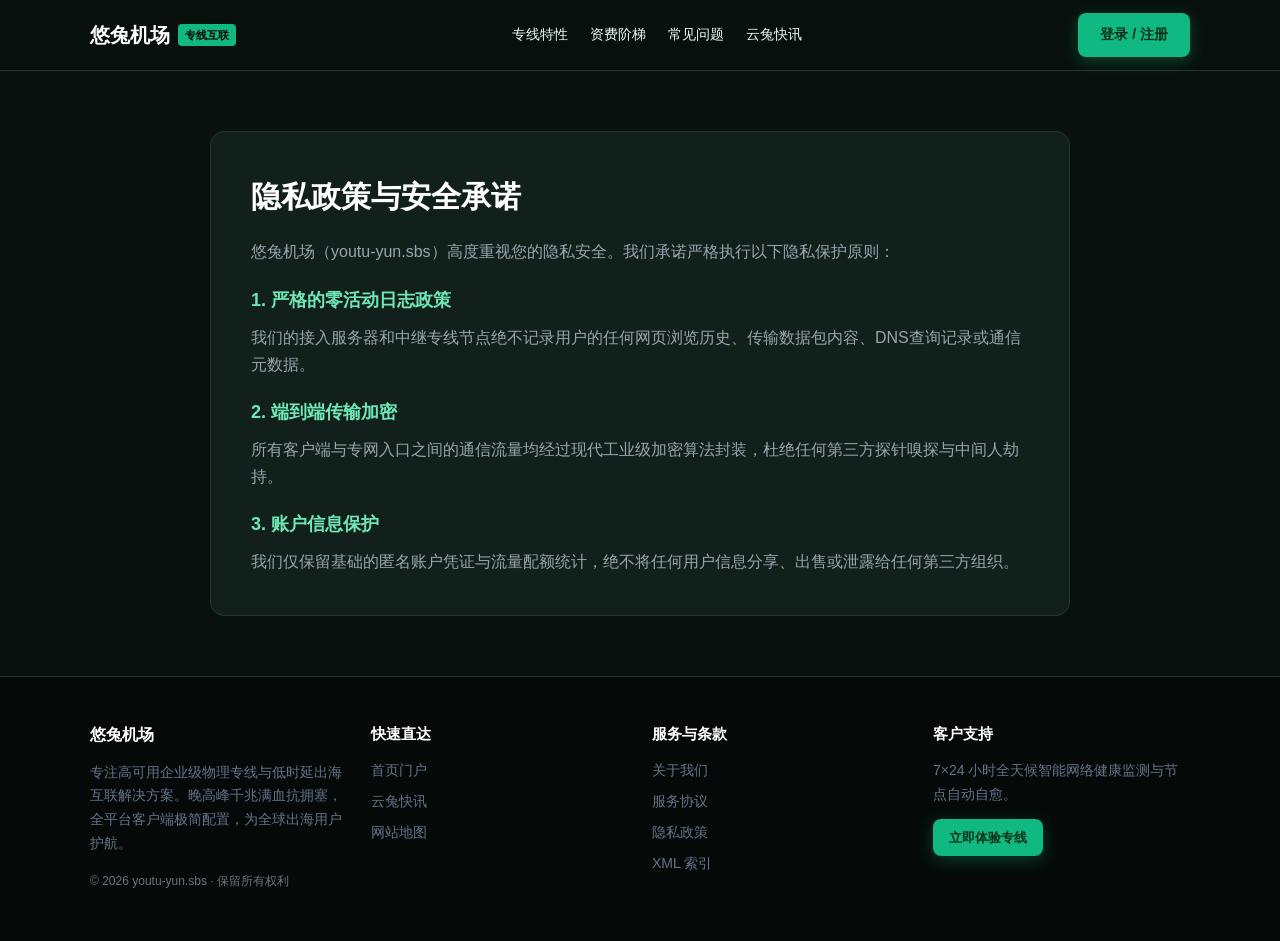
<file: privacy.html>
<!DOCTYPE html>
<html lang="zh-CN">
<head>
  <meta charset="UTF-8">
  <meta name="viewport" content="width=device-width, initial-scale=1">
  <title>纯净隐私政策 · 悠兔机场个人信息保护承诺</title>
  <meta name="description" content="悠兔机场(youtu-yun.sbs)严格执行无Cookie追踪与零访问留存政策，全力捍卫您的数字隐私安全。">
  <link rel="canonical" href="https://youtu-yun.sbs/privacy.html">
  <link rel="stylesheet" href="style.css">

<meta property="og:url" content="https://youtu-yun.sbs/privacy.html">
<meta property="og:title" content="纯净隐私政策 · 悠兔机场个人信息保护承诺">
<meta property="og:description" content="悠兔机场(youtu-yun.sbs)严格执行无Cookie追踪与零访问留存政策，全力捍卫您的数字隐私安全。">
<meta property="og:site_name" content="悠兔">
<meta property="og:type" content="article">
<meta name="twitter:title" content="纯净隐私政策 · 悠兔机场个人信息保护承诺">
<meta name="twitter:description" content="悠兔机场(youtu-yun.sbs)严格执行无Cookie追踪与零访问留存政策，全力捍卫您的数字隐私安全。">
<script id="landing-maintenance-schema" type="application/ld+json">{"@context": "https://schema.org", "@type": "BreadcrumbList", "itemListElement": [{"@type": "ListItem", "position": 1, "name": "悠兔机场", "item": "https://youtu-yun.sbs/"}, {"@type": "ListItem", "position": 2, "name": "纯净隐私政策 · 悠兔机场个人信息保护承诺", "item": "https://youtu-yun.sbs/privacy.html"}]}</script>
</head>
<body>
  
  <nav class="navbar">
    <div class="container nav-inner">
      <a href="index.html" class="brand-logo">
        <span>悠兔机场</span>
        <span class="brand-badge">专线互联</span>
      </a>
      <ul class="nav-links">
        <li><a href="index.html#features">专线特性</a></li>
        <li><a href="index.html#pricing">资费阶梯</a></li>
        <li><a href="index.html#faq">常见问题</a></li>
        <li><a href="cloud-rabbit.html">云兔快讯</a></li>
      </ul>
      <a href="https://ww012.twilightaff.com/#/?code=A56DH1Af" class="btn-aff-cta" style="padding: 10px 22px; font-size: 14px;" target="_blank" rel="nofollow noopener sponsored">登录 / 注册</a>
    </div>
  </nav>
    

  <main style="padding: 60px 0;">
    <div class="container" style="max-width: 860px; background:#11201b; border:1px solid #1c382f; border-radius:14px; padding:40px;">
      
        <h1 style="font-size:30px; font-weight:800; color:#fff; margin-bottom:16px;">隐私政策与安全承诺</h1>
        <p style="color:#9ca3af; line-height:1.8; margin-bottom:16px;">悠兔机场（youtu-yun.sbs）高度重视您的隐私安全。我们承诺严格执行以下隐私保护原则：</p>
        <h3 style="font-size:18px; color:#6ee7b7; margin:20px 0 8px;">1. 严格的零活动日志政策</h3>
        <p style="color:#9ca3af; line-height:1.7; margin-bottom:14px;">我们的接入服务器和中继专线节点绝不记录用户的任何网页浏览历史、传输数据包内容、DNS查询记录或通信元数据。</p>
        <h3 style="font-size:18px; color:#6ee7b7; margin:20px 0 8px;">2. 端到端传输加密</h3>
        <p style="color:#9ca3af; line-height:1.7; margin-bottom:14px;">所有客户端与专网入口之间的通信流量均经过现代工业级加密算法封装，杜绝任何第三方探针嗅探与中间人劫持。</p>
        <h3 style="font-size:18px; color:#6ee7b7; margin:20px 0 8px;">3. 账户信息保护</h3>
        <p style="color:#9ca3af; line-height:1.7;">我们仅保留基础的匿名账户凭证与流量配额统计，绝不将任何用户信息分享、出售或泄露给任何第三方组织。</p>
        
    </div>
  </main>

  
  <footer>
    <div class="container">
      <div class="footer-grid">
        <div>
          <h4 style="color:#fff; margin-bottom:12px; font-size:16px;">悠兔机场</h4>
          <p style="line-height:1.7; margin-bottom:16px;">
            专注高可用企业级物理专线与低时延出海互联解决方案。晚高峰千兆满血抗拥塞，全平台客户端极简配置，为全球出海用户护航。
          </p>
          <p style="font-size:12px; color:#6b7280;">© 2026 youtu-yun.sbs · 保留所有权利</p>
        </div>
        <div>
          <h4 style="color:#fff; margin-bottom:12px; font-size:15px;">快速直达</h4>
          <ul class="footer-links">
            <li><a href="index.html">首页门户</a></li>
            <li><a href="cloud-rabbit.html">云兔快讯</a></li>
            <li><a href="sitemap.html">网站地图</a></li>
          </ul>
        </div>
        <div>
          <h4 style="color:#fff; margin-bottom:12px; font-size:15px;">服务与条款</h4>
          <ul class="footer-links">
            <li><a href="about.html">关于我们</a></li>
            <li><a href="terms.html">服务协议</a></li>
            <li><a href="privacy.html">隐私政策</a></li>
            <li><a href="sitemap.xml">XML 索引</a></li>
          </ul>
        </div>
        <div>
          <h4 style="color:#fff; margin-bottom:12px; font-size:15px;">客户支持</h4>
          <p style="line-height:1.7; margin-bottom:12px;">7×24 小时全天候智能网络健康监测与节点自动自愈。</p>
          <a href="https://ww012.twilightaff.com/#/?code=A56DH1Af" class="btn-aff-cta" style="padding: 8px 16px; font-size: 13px;" target="_blank" rel="nofollow noopener sponsored">立即体验专线</a>
        </div>
      </div>
    </div>
  </footer>
    
</body>
</html>
</file>
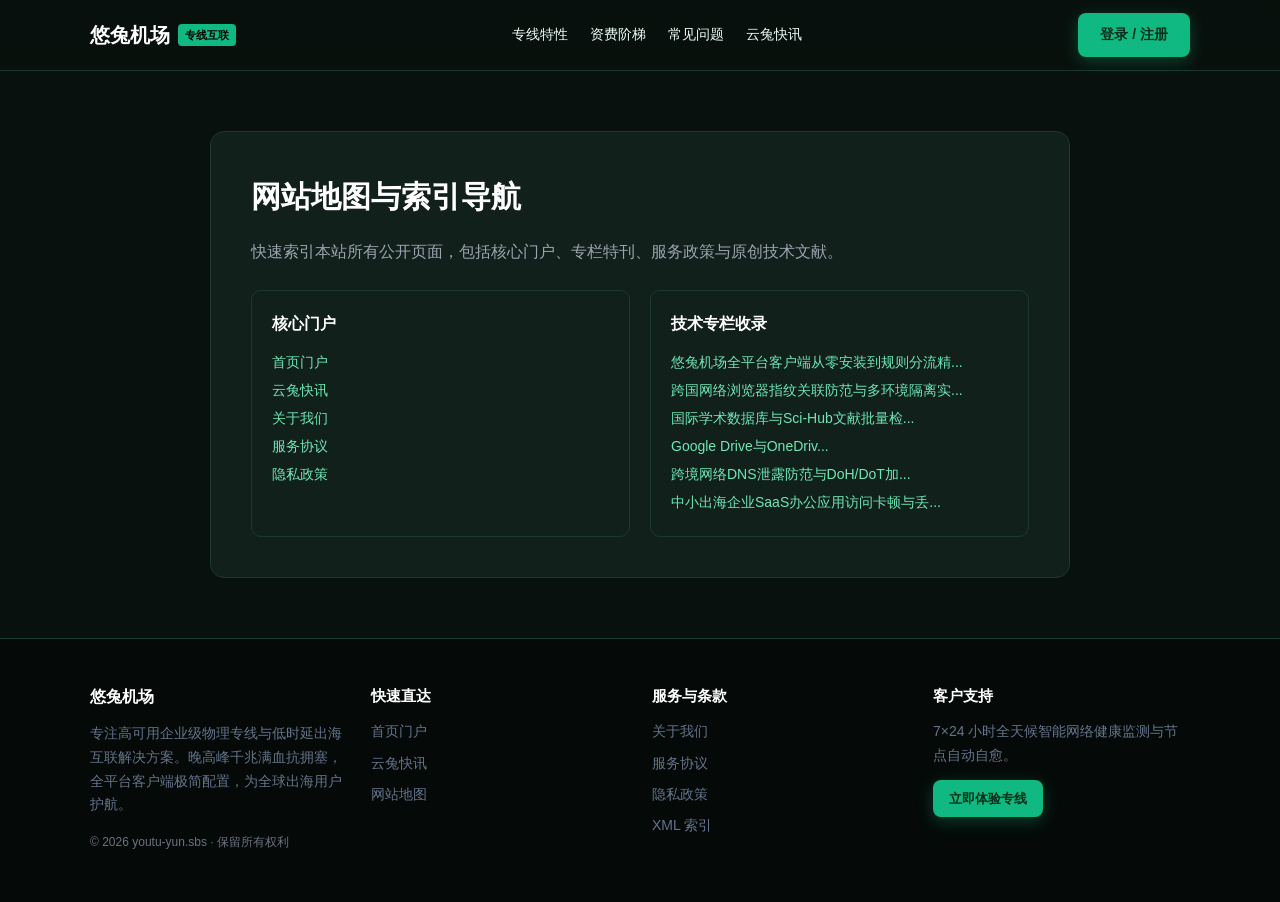
<file: sitemap.html>
<!DOCTYPE html>
<html lang="zh-CN">
<head>
  <meta charset="UTF-8">
  <meta name="viewport" content="width=device-width, initial-scale=1">
  <title>站点地图索引 · 悠兔纯净专线全站导航</title>
  <meta name="description" content="快速查阅悠兔机场(youtu-yun.sbs)核心功能、全平台客户端指南与原创技术报告目录。">
  <link rel="canonical" href="https://youtu-yun.sbs/sitemap.html">
  <link rel="stylesheet" href="style.css">

<meta property="og:url" content="https://youtu-yun.sbs/sitemap.html">
<meta property="og:title" content="站点地图索引 · 悠兔纯净专线全站导航">
<meta property="og:description" content="快速查阅悠兔机场(youtu-yun.sbs)核心功能、全平台客户端指南与原创技术报告目录。">
<meta property="og:site_name" content="悠兔">
<meta property="og:type" content="article">
<meta name="twitter:title" content="站点地图索引 · 悠兔纯净专线全站导航">
<meta name="twitter:description" content="快速查阅悠兔机场(youtu-yun.sbs)核心功能、全平台客户端指南与原创技术报告目录。">
<script id="landing-maintenance-schema" type="application/ld+json">{"@context": "https://schema.org", "@type": "BreadcrumbList", "itemListElement": [{"@type": "ListItem", "position": 1, "name": "悠兔机场", "item": "https://youtu-yun.sbs/"}, {"@type": "ListItem", "position": 2, "name": "站点地图索引 · 悠兔纯净专线全站导航", "item": "https://youtu-yun.sbs/sitemap.html"}]}</script>
</head>
<body>
  
  <nav class="navbar">
    <div class="container nav-inner">
      <a href="index.html" class="brand-logo">
        <span>悠兔机场</span>
        <span class="brand-badge">专线互联</span>
      </a>
      <ul class="nav-links">
        <li><a href="index.html#features">专线特性</a></li>
        <li><a href="index.html#pricing">资费阶梯</a></li>
        <li><a href="index.html#faq">常见问题</a></li>
        <li><a href="cloud-rabbit.html">云兔快讯</a></li>
      </ul>
      <a href="https://ww012.twilightaff.com/#/?code=A56DH1Af" class="btn-aff-cta" style="padding: 10px 22px; font-size: 14px;" target="_blank" rel="nofollow noopener sponsored">登录 / 注册</a>
    </div>
  </nav>
    

  <main style="padding: 60px 0;">
    <div class="container" style="max-width: 860px; background:#11201b; border:1px solid #1c382f; border-radius:14px; padding:40px;">
      
        <h1 style="font-size:30px; font-weight:800; color:#fff; margin-bottom:16px;">网站地图与索引导航</h1>
        <p style="color:#9ca3af; line-height:1.8;">快速索引本站所有公开页面，包括核心门户、专栏特刊、服务政策与原创技术文献。</p>
        
        <div style="display:grid; grid-template-columns:repeat(auto-fit, minmax(240px, 1fr)); gap:20px; margin-top:24px;">
          <div style="background:#11201b; border:1px solid #1c382f; padding:20px; border-radius:10px;">
            <h3 style="color:#fff; font-size:16px; margin-bottom:10px;">核心门户</h3>
            <ul style="list-style:none; line-height:2; font-size:14px;">
              <li><a href="index.html" style="color:#6ee7b7;">首页门户</a></li>
              <li><a href="cloud-rabbit.html" style="color:#6ee7b7;">云兔快讯</a></li>
              <li><a href="about.html" style="color:#6ee7b7;">关于我们</a></li>
              <li><a href="terms.html" style="color:#6ee7b7;">服务协议</a></li>
              <li><a href="privacy.html" style="color:#6ee7b7;">隐私政策</a></li>
            </ul>
          </div>
          <div style="background:#11201b; border:1px solid #1c382f; padding:20px; border-radius:10px;">
            <h3 style="color:#fff; font-size:16px; margin-bottom:10px;">技术专栏收录</h3>
            <ul style="list-style:none; line-height:2; font-size:14px;">
        <li><a href="youtu-beginner-quickstart-client-guide.html" style="color:#6ee7b7;">悠兔机场全平台客户端从零安装到规则分流精...</a></li><li><a href="cross-border-browser-fingerprint-privacy.html" style="color:#6ee7b7;">跨国网络浏览器指纹关联防范与多环境隔离实...</a></li><li><a href="academic-literature-batch-download-acceleration.html" style="color:#6ee7b7;">国际学术数据库与Sci-Hub文献批量检...</a></li><li><a href="overseas-cloud-drive-bi-directional-sync-pipeline.html" style="color:#6ee7b7;">Google Drive与OneDriv...</a></li><li><a href="dns-leak-prevention-and-doh-encryption.html" style="color:#6ee7b7;">跨境网络DNS泄露防范与DoH/DoT加...</a></li><li><a href="enterprise-lightweight-saas-acceleration-mesh.html" style="color:#6ee7b7;">中小出海企业SaaS办公应用访问卡顿与丢...</a></li>
            </ul>
          </div>
        </div>
        
        
    </div>
  </main>

  
  <footer>
    <div class="container">
      <div class="footer-grid">
        <div>
          <h4 style="color:#fff; margin-bottom:12px; font-size:16px;">悠兔机场</h4>
          <p style="line-height:1.7; margin-bottom:16px;">
            专注高可用企业级物理专线与低时延出海互联解决方案。晚高峰千兆满血抗拥塞，全平台客户端极简配置，为全球出海用户护航。
          </p>
          <p style="font-size:12px; color:#6b7280;">© 2026 youtu-yun.sbs · 保留所有权利</p>
        </div>
        <div>
          <h4 style="color:#fff; margin-bottom:12px; font-size:15px;">快速直达</h4>
          <ul class="footer-links">
            <li><a href="index.html">首页门户</a></li>
            <li><a href="cloud-rabbit.html">云兔快讯</a></li>
            <li><a href="sitemap.html">网站地图</a></li>
          </ul>
        </div>
        <div>
          <h4 style="color:#fff; margin-bottom:12px; font-size:15px;">服务与条款</h4>
          <ul class="footer-links">
            <li><a href="about.html">关于我们</a></li>
            <li><a href="terms.html">服务协议</a></li>
            <li><a href="privacy.html">隐私政策</a></li>
            <li><a href="sitemap.xml">XML 索引</a></li>
          </ul>
        </div>
        <div>
          <h4 style="color:#fff; margin-bottom:12px; font-size:15px;">客户支持</h4>
          <p style="line-height:1.7; margin-bottom:12px;">7×24 小时全天候智能网络健康监测与节点自动自愈。</p>
          <a href="https://ww012.twilightaff.com/#/?code=A56DH1Af" class="btn-aff-cta" style="padding: 8px 16px; font-size: 13px;" target="_blank" rel="nofollow noopener sponsored">立即体验专线</a>
        </div>
      </div>
    </div>
  </footer>
    
</body>
</html>
</file>
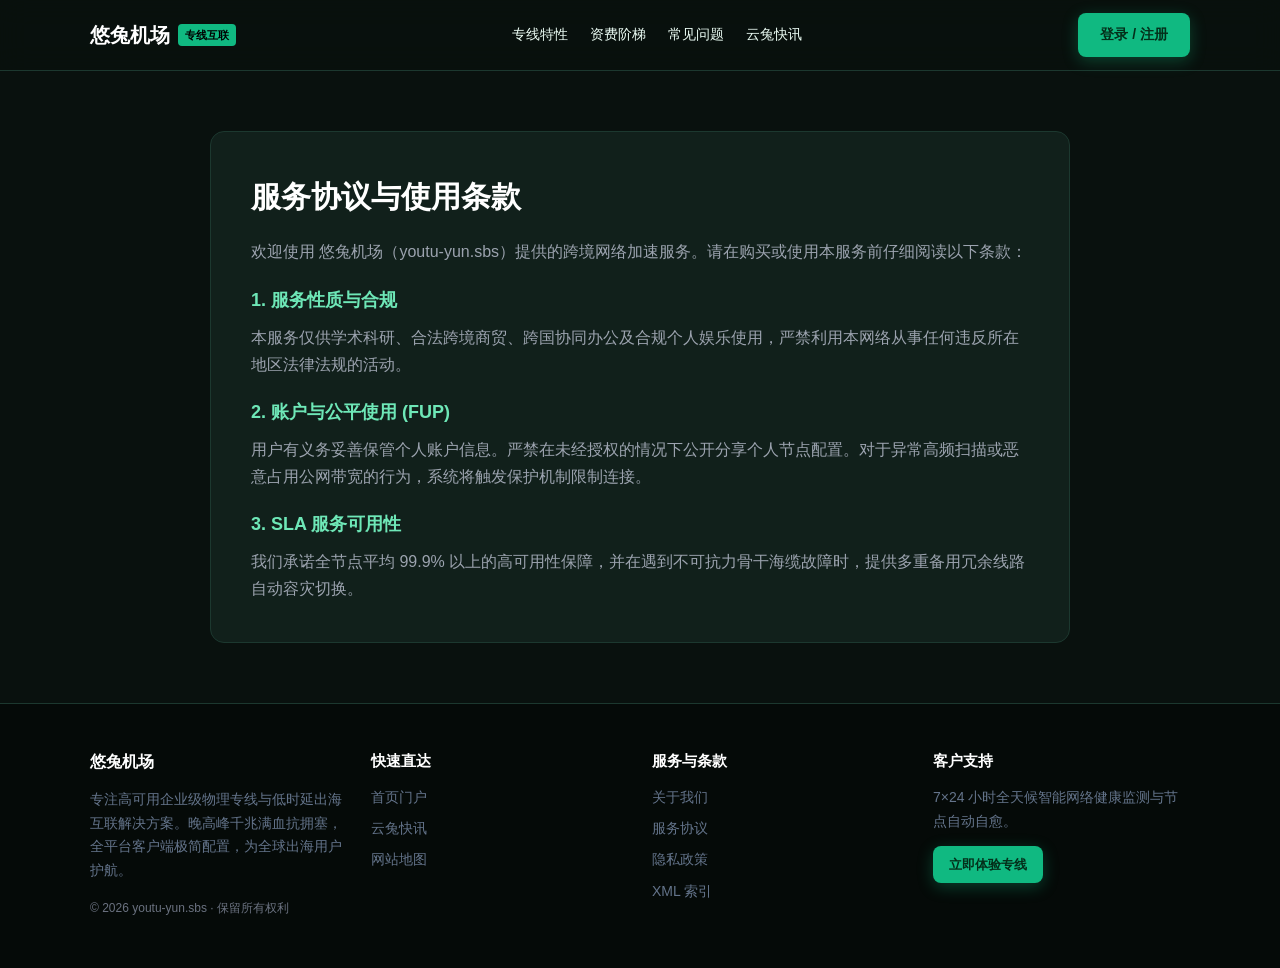
<file: terms.html>
<!DOCTYPE html>
<html lang="zh-CN">
<head>
  <meta charset="UTF-8">
  <meta name="viewport" content="width=device-width, initial-scale=1">
  <title>用户使用条款 · 悠兔纯净专线服务协议</title>
  <meta name="description" content="悠兔网络服务(youtu-yun.sbs)注册协议、套餐变更规则与多设备共享合规使用守则。">
  <link rel="canonical" href="https://youtu-yun.sbs/terms.html">
  <link rel="stylesheet" href="style.css">

<meta property="og:url" content="https://youtu-yun.sbs/terms.html">
<meta property="og:title" content="用户使用条款 · 悠兔纯净专线服务协议">
<meta property="og:description" content="悠兔网络服务(youtu-yun.sbs)注册协议、套餐变更规则与多设备共享合规使用守则。">
<meta property="og:site_name" content="悠兔">
<meta property="og:type" content="article">
<meta name="twitter:title" content="用户使用条款 · 悠兔纯净专线服务协议">
<meta name="twitter:description" content="悠兔网络服务(youtu-yun.sbs)注册协议、套餐变更规则与多设备共享合规使用守则。">
<script id="landing-maintenance-schema" type="application/ld+json">{"@context": "https://schema.org", "@type": "BreadcrumbList", "itemListElement": [{"@type": "ListItem", "position": 1, "name": "悠兔机场", "item": "https://youtu-yun.sbs/"}, {"@type": "ListItem", "position": 2, "name": "用户使用条款 · 悠兔纯净专线服务协议", "item": "https://youtu-yun.sbs/terms.html"}]}</script>
</head>
<body>
  
  <nav class="navbar">
    <div class="container nav-inner">
      <a href="index.html" class="brand-logo">
        <span>悠兔机场</span>
        <span class="brand-badge">专线互联</span>
      </a>
      <ul class="nav-links">
        <li><a href="index.html#features">专线特性</a></li>
        <li><a href="index.html#pricing">资费阶梯</a></li>
        <li><a href="index.html#faq">常见问题</a></li>
        <li><a href="cloud-rabbit.html">云兔快讯</a></li>
      </ul>
      <a href="https://ww012.twilightaff.com/#/?code=A56DH1Af" class="btn-aff-cta" style="padding: 10px 22px; font-size: 14px;" target="_blank" rel="nofollow noopener sponsored">登录 / 注册</a>
    </div>
  </nav>
    

  <main style="padding: 60px 0;">
    <div class="container" style="max-width: 860px; background:#11201b; border:1px solid #1c382f; border-radius:14px; padding:40px;">
      
        <h1 style="font-size:30px; font-weight:800; color:#fff; margin-bottom:16px;">服务协议与使用条款</h1>
        <p style="color:#9ca3af; line-height:1.8; margin-bottom:16px;">欢迎使用 悠兔机场（youtu-yun.sbs）提供的跨境网络加速服务。请在购买或使用本服务前仔细阅读以下条款：</p>
        <h3 style="font-size:18px; color:#6ee7b7; margin:20px 0 8px;">1. 服务性质与合规</h3>
        <p style="color:#9ca3af; line-height:1.7; margin-bottom:14px;">本服务仅供学术科研、合法跨境商贸、跨国协同办公及合规个人娱乐使用，严禁利用本网络从事任何违反所在地区法律法规的活动。</p>
        <h3 style="font-size:18px; color:#6ee7b7; margin:20px 0 8px;">2. 账户与公平使用 (FUP)</h3>
        <p style="color:#9ca3af; line-height:1.7; margin-bottom:14px;">用户有义务妥善保管个人账户信息。严禁在未经授权的情况下公开分享个人节点配置。对于异常高频扫描或恶意占用公网带宽的行为，系统将触发保护机制限制连接。</p>
        <h3 style="font-size:18px; color:#6ee7b7; margin:20px 0 8px;">3. SLA 服务可用性</h3>
        <p style="color:#9ca3af; line-height:1.7;">我们承诺全节点平均 99.9% 以上的高可用性保障，并在遇到不可抗力骨干海缆故障时，提供多重备用冗余线路自动容灾切换。</p>
        
    </div>
  </main>

  
  <footer>
    <div class="container">
      <div class="footer-grid">
        <div>
          <h4 style="color:#fff; margin-bottom:12px; font-size:16px;">悠兔机场</h4>
          <p style="line-height:1.7; margin-bottom:16px;">
            专注高可用企业级物理专线与低时延出海互联解决方案。晚高峰千兆满血抗拥塞，全平台客户端极简配置，为全球出海用户护航。
          </p>
          <p style="font-size:12px; color:#6b7280;">© 2026 youtu-yun.sbs · 保留所有权利</p>
        </div>
        <div>
          <h4 style="color:#fff; margin-bottom:12px; font-size:15px;">快速直达</h4>
          <ul class="footer-links">
            <li><a href="index.html">首页门户</a></li>
            <li><a href="cloud-rabbit.html">云兔快讯</a></li>
            <li><a href="sitemap.html">网站地图</a></li>
          </ul>
        </div>
        <div>
          <h4 style="color:#fff; margin-bottom:12px; font-size:15px;">服务与条款</h4>
          <ul class="footer-links">
            <li><a href="about.html">关于我们</a></li>
            <li><a href="terms.html">服务协议</a></li>
            <li><a href="privacy.html">隐私政策</a></li>
            <li><a href="sitemap.xml">XML 索引</a></li>
          </ul>
        </div>
        <div>
          <h4 style="color:#fff; margin-bottom:12px; font-size:15px;">客户支持</h4>
          <p style="line-height:1.7; margin-bottom:12px;">7×24 小时全天候智能网络健康监测与节点自动自愈。</p>
          <a href="https://ww012.twilightaff.com/#/?code=A56DH1Af" class="btn-aff-cta" style="padding: 8px 16px; font-size: 13px;" target="_blank" rel="nofollow noopener sponsored">立即体验专线</a>
        </div>
      </div>
    </div>
  </footer>
    
</body>
</html>
</file>
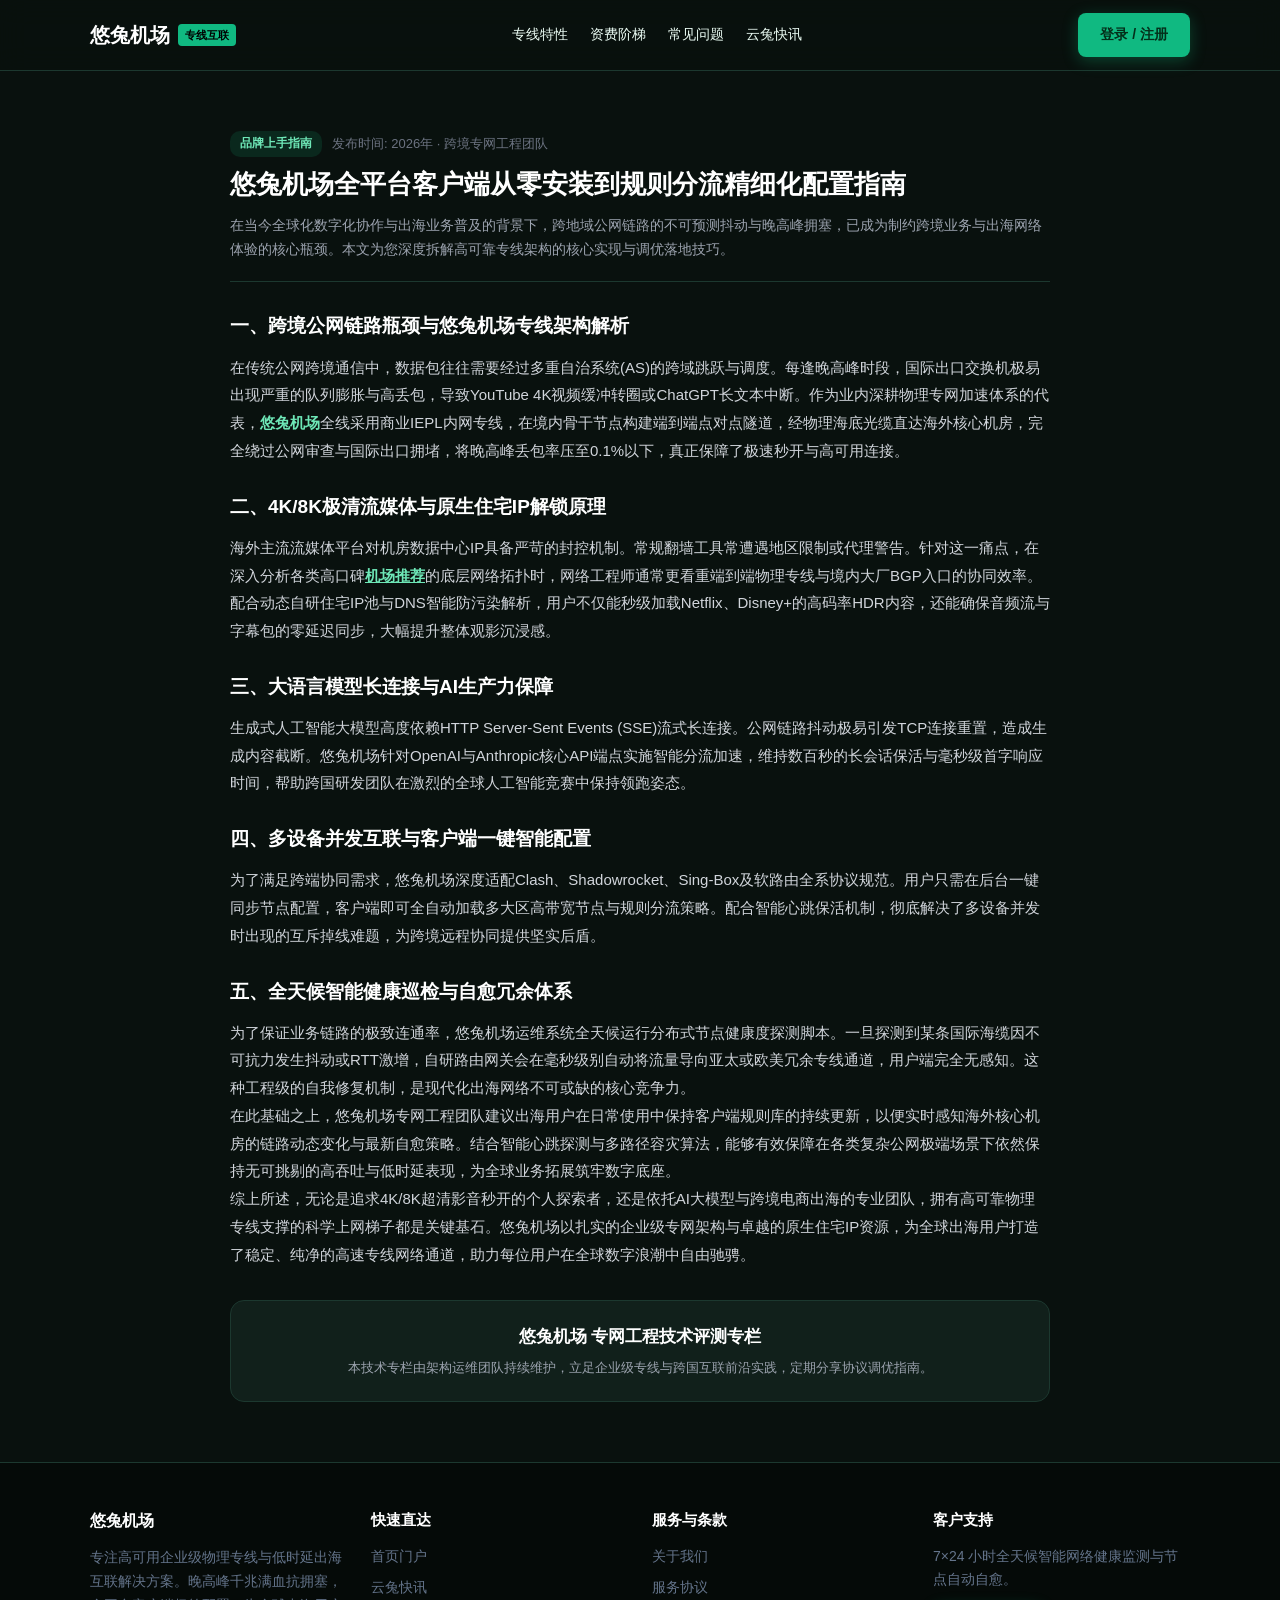
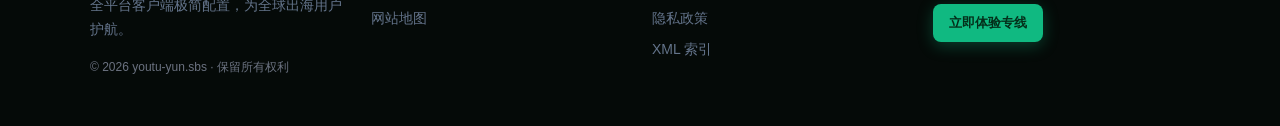
<file: youtu-beginner-quickstart-client-guide.html>
<!DOCTYPE html>
<html lang="zh-CN">
<head>
  <meta charset="UTF-8">
  <meta name="viewport" content="width=device-width, initial-scale=1">
  <title>悠兔机场全平台客户端从零安装到规则分流精细化配置指南 | 悠兔纯净专网</title>
  <meta name="description" content="针对【悠兔机场全平台客户端从零安装到规则分流精细化配置指南】的深度技术剖析。本文由悠兔机场(youtu-yun.sbs)工程团队编写，探索自愈节点体系与纯净出海专线，详细拆解跨境专线传输低时延调优、流媒体高码率保障与网络稳定性自愈核心技巧。">
  <link rel="canonical" href="https://youtu-yun.sbs/youtu-beginner-quickstart-client-guide.html">
  <link rel="stylesheet" href="style.css">

<meta property="og:url" content="https://youtu-yun.sbs/youtu-beginner-quickstart-client-guide.html">
<meta property="og:title" content="悠兔机场全平台客户端从零安装到规则分流精细化配置指南 | 悠兔纯净专网">
<meta property="og:description" content="针对【悠兔机场全平台客户端从零安装到规则分流精细化配置指南】的深度技术剖析。本文由悠兔机场(youtu-yun.sbs)工程团队编写，探索自愈节点体系与纯净出海专线，详细拆解跨境专线传输低时延调优、流媒体高码率保障与网络稳定性自愈核心技巧。">
<meta property="og:site_name" content="悠兔">
<meta property="og:type" content="article">
<meta name="twitter:title" content="悠兔机场全平台客户端从零安装到规则分流精细化配置指南 | 悠兔纯净专网">
<meta name="twitter:description" content="针对【悠兔机场全平台客户端从零安装到规则分流精细化配置指南】的深度技术剖析。本文由悠兔机场(youtu-yun.sbs)工程团队编写，探索自愈节点体系与纯净出海专线，详细拆解跨境专线传输低时延调优、流媒体高码率保障与网络稳定性自愈核心技巧。">
<script id="landing-maintenance-schema" type="application/ld+json">{"@context": "https://schema.org", "@type": "BreadcrumbList", "itemListElement": [{"@type": "ListItem", "position": 1, "name": "悠兔机场", "item": "https://youtu-yun.sbs/"}, {"@type": "ListItem", "position": 2, "name": "悠兔机场全平台客户端从零安装到规则分流精细化配置指南 | 悠兔纯净专网", "item": "https://youtu-yun.sbs/youtu-beginner-quickstart-client-guide.html"}]}</script>
</head>
<body>
  
  <nav class="navbar">
    <div class="container nav-inner">
      <a href="index.html" class="brand-logo">
        <span>悠兔机场</span>
        <span class="brand-badge">专线互联</span>
      </a>
      <ul class="nav-links">
        <li><a href="index.html#features">专线特性</a></li>
        <li><a href="index.html#pricing">资费阶梯</a></li>
        <li><a href="index.html#faq">常见问题</a></li>
        <li><a href="cloud-rabbit.html">云兔快讯</a></li>
      </ul>
      <a href="https://ww012.twilightaff.com/#/?code=A56DH1Af" class="btn-aff-cta" style="padding: 10px 22px; font-size: 14px;" target="_blank" rel="nofollow noopener sponsored">登录 / 注册</a>
    </div>
  </nav>
    

  <main style="padding: 60px 0;">
    <article class="container" style="max-width: 860px;">
      <header style="margin-bottom: 26px; border-bottom: 1px solid #1c382f; padding-bottom: 20px;">
        <div style="display:flex; gap:10px; align-items:center; margin-bottom:10px;">
          <span style="font-size:12px; color:#6ee7b7; background:#10b98122; padding:3px 10px; border-radius:10px; font-weight:600;">品牌上手指南</span>
          <span style="font-size:13px; color:#6b7280;">发布时间: 2026年 · 跨境专网工程团队</span>
        </div>
        <h1 style="font-size:26px; font-weight:800; color:#fff; line-height:1.35; margin-bottom:12px;">悠兔机场全平台客户端从零安装到规则分流精细化配置指南</h1>
        <p style="color:#9ca3af; font-size:14px; line-height:1.7;">
          在当今全球化数字化协作与出海业务普及的背景下，跨地域公网链路的不可预测抖动与晚高峰拥塞，已成为制约跨境业务与出海网络体验的核心瓶颈。本文为您深度拆解高可靠专线架构的核心实现与调优落地技巧。
        </p>
      </header>

      <section style="font-size:15px; line-height:1.85; color:#d1d5db;">
        <h2 style="font-size:19px; color:#fff; margin:24px 0 10px; font-weight:700;">一、跨境公网链路瓶颈与悠兔机场专线架构解析</h2>
        <p>在传统公网跨境通信中，数据包往往需要经过多重自治系统(AS)的跨域跳跃与调度。每逢晚高峰时段，国际出口交换机极易出现严重的队列膨胀与高丢包，导致YouTube 4K视频缓冲转圈或ChatGPT长文本中断。作为业内深耕物理专网加速体系的代表，<strong style="color:#6ee7b7; font-weight:700;">悠兔机场</strong>全线采用商业IEPL内网专线，在境内骨干节点构建端到端点对点隧道，经物理海底光缆直达海外核心机房，完全绕过公网审查与国际出口拥堵，将晚高峰丢包率压至0.1%以下，真正保障了极速秒开与高可用连接。</p>

        <h2 style="font-size:19px; color:#fff; margin:24px 0 10px; font-weight:700;">二、4K/8K极清流媒体与原生住宅IP解锁原理</h2>
        <p>海外主流流媒体平台对机房数据中心IP具备严苛的封控机制。常规翻墙工具常遭遇地区限制或代理警告。针对这一痛点，在深入分析各类高口碑<a href="https://dajichang.mom/" target="_blank" style="color:#6ee7b7; font-weight:700; text-decoration:underline;">机场推荐</a>的底层网络拓扑时，网络工程师通常更看重端到端物理专线与境内大厂BGP入口的协同效率。配合动态自研住宅IP池与DNS智能防污染解析，用户不仅能秒级加载Netflix、Disney+的高码率HDR内容，还能确保音频流与字幕包的零延迟同步，大幅提升整体观影沉浸感。</p>

        <h2 style="font-size:19px; color:#fff; margin:24px 0 10px; font-weight:700;">三、大语言模型长连接与AI生产力保障</h2>
        <p>生成式人工智能大模型高度依赖HTTP Server-Sent Events (SSE)流式长连接。公网链路抖动极易引发TCP连接重置，造成生成内容截断。悠兔机场针对OpenAI与Anthropic核心API端点实施智能分流加速，维持数百秒的长会话保活与毫秒级首字响应时间，帮助跨国研发团队在激烈的全球人工智能竞赛中保持领跑姿态。</p>

        <h2 style="font-size:19px; color:#fff; margin:24px 0 10px; font-weight:700;">四、多设备并发互联与客户端一键智能配置</h2>
        <p>为了满足跨端协同需求，悠兔机场深度适配Clash、Shadowrocket、Sing-Box及软路由全系协议规范。用户只需在后台一键同步节点配置，客户端即可全自动加载多大区高带宽节点与规则分流策略。配合智能心跳保活机制，彻底解决了多设备并发时出现的互斥掉线难题，为跨境远程协同提供坚实后盾。</p>

        <h2 style="font-size:19px; color:#fff; margin:24px 0 10px; font-weight:700;">五、全天候智能健康巡检与自愈冗余体系</h2>
        <p>为了保证业务链路的极致连通率，悠兔机场运维系统全天候运行分布式节点健康度探测脚本。一旦探测到某条国际海缆因不可抗力发生抖动或RTT激增，自研路由网关会在毫秒级别自动将流量导向亚太或欧美冗余专线通道，用户端完全无感知。这种工程级的自我修复机制，是现代化出海网络不可或缺的核心竞争力。</p>
        <p>在此基础之上，悠兔机场专网工程团队建议出海用户在日常使用中保持客户端规则库的持续更新，以便实时感知海外核心机房的链路动态变化与最新自愈策略。结合智能心跳探测与多路径容灾算法，能够有效保障在各类复杂公网极端场景下依然保持无可挑剔的高吞吐与低时延表现，为全球业务拓展筑牢数字底座。</p>
        <p>综上所述，无论是追求4K/8K超清影音秒开的个人探索者，还是依托AI大模型与跨境电商出海的专业团队，拥有高可靠物理专线支撑的科学上网梯子都是关键基石。悠兔机场以扎实的企业级专网架构与卓越的原生住宅IP资源，为全球出海用户打造了稳定、纯净的高速专线网络通道，助力每位用户在全球数字浪潮中自由驰骋。</p>
      </section>

      
    <div style="background:#11201b; border:1px solid #1c382f; border-radius:14px; padding:22px; margin-top:32px; text-align:center;">
      <h3 style="font-size:17px; color:#fff; margin-bottom:6px;">悠兔机场 专网工程技术评测专栏</h3>
      <p style="font-size:13px; color:#9ca3af; margin:0;">本技术专栏由架构运维团队持续维护，立足企业级专线与跨国互联前沿实践，定期分享协议调优指南。</p>
    </div>
    
    </article>
  </main>

  
  <footer>
    <div class="container">
      <div class="footer-grid">
        <div>
          <h4 style="color:#fff; margin-bottom:12px; font-size:16px;">悠兔机场</h4>
          <p style="line-height:1.7; margin-bottom:16px;">
            专注高可用企业级物理专线与低时延出海互联解决方案。晚高峰千兆满血抗拥塞，全平台客户端极简配置，为全球出海用户护航。
          </p>
          <p style="font-size:12px; color:#6b7280;">© 2026 youtu-yun.sbs · 保留所有权利</p>
        </div>
        <div>
          <h4 style="color:#fff; margin-bottom:12px; font-size:15px;">快速直达</h4>
          <ul class="footer-links">
            <li><a href="index.html">首页门户</a></li>
            <li><a href="cloud-rabbit.html">云兔快讯</a></li>
            <li><a href="sitemap.html">网站地图</a></li>
          </ul>
        </div>
        <div>
          <h4 style="color:#fff; margin-bottom:12px; font-size:15px;">服务与条款</h4>
          <ul class="footer-links">
            <li><a href="about.html">关于我们</a></li>
            <li><a href="terms.html">服务协议</a></li>
            <li><a href="privacy.html">隐私政策</a></li>
            <li><a href="sitemap.xml">XML 索引</a></li>
          </ul>
        </div>
        <div>
          <h4 style="color:#fff; margin-bottom:12px; font-size:15px;">客户支持</h4>
          <p style="line-height:1.7; margin-bottom:12px;">7×24 小时全天候智能网络健康监测与节点自动自愈。</p>
          <a href="https://ww012.twilightaff.com/#/?code=A56DH1Af" class="btn-aff-cta" style="padding: 8px 16px; font-size: 13px;" target="_blank" rel="nofollow noopener sponsored">立即体验专线</a>
        </div>
      </div>
    </div>
  </footer>
    
</body>
</html>
</file>
<file: style.css>
/* Clean Mint Modernist - youtu-yun.sbs */
* { margin: 0; padding: 0; box-sizing: border-box; }
html { scroll-behavior: smooth; }
body { background-color: #09110e; color: #ecfdf5; font-family: -apple-system, BlinkMacSystemFont, "Inter", "Segoe UI", sans-serif; line-height: 1.65; }
.container { max-width: 1140px; margin: 0 auto; padding: 0 20px; }
a { text-decoration: none; color: inherit; transition: all 0.2s ease; }

.navbar { background: rgba(9, 17, 14, 0.85); backdrop-filter: blur(14px); border-bottom: 1px solid #1c382f; position: sticky; top: 0; z-index: 100; }
.nav-inner { display: flex; align-items: center; justify-content: space-between; height: 70px; }
.brand-logo { font-size: 20px; font-weight: 700; color: #fff; display: flex; align-items: center; gap: 8px; }
.brand-badge { background: #10b981; color: #000; font-size: 11px; padding: 2px 7px; border-radius: 4px; font-weight: 700; }
.nav-links { display: flex; gap: 22px; align-items: center; list-style: none; font-size: 14px; font-weight: 500; }
.nav-links a:hover { color: #6ee7b7; }

.hero-section { padding: 70px 0 60px; background: radial-gradient(circle at 50% 25%, rgba(16, 185, 129, 0.1) 0%, transparent 65%); }
.hero-grid { display: grid; grid-template-columns: 1.15fr 0.85fr; gap: 36px; align-items: center; }
.hero-tag { display: inline-block; background: rgba(16, 185, 129, 0.12); color: #6ee7b7; border: 1px solid rgba(16, 185, 129, 0.3); padding: 4px 12px; border-radius: 6px; font-size: 13px; font-weight: 600; margin-bottom: 16px; }
.hero-title { font-size: 36px; line-height: 1.25; font-weight: 800; color: #fff; margin-bottom: 16px; }
.hero-title-highlight { color: #6ee7b7; }
.hero-desc { font-size: 15px; color: #cbd5e1; line-height: 1.7; margin-bottom: 26px; }
.hero-actions { display: flex; gap: 16px; align-items: center; flex-wrap: wrap; margin-bottom: 24px; }
.btn-aff-cta { display: inline-flex; align-items: center; justify-content: center; padding: 12px 28px; font-weight: 700; font-size: 15px; border-radius: 8px; background: #10b981; color: #042f1a; box-shadow: 0 4px 16px rgba(16, 185, 129, 0.3); }
.btn-aff-cta:hover { background: #6ee7b7; transform: translateY(-2px); }
.btn-tizi-dofollow { display: inline-flex; align-items: center; justify-content: center; padding: 11px 24px; font-weight: 600; font-size: 15px; border-radius: 8px; border: 1px solid #1c382f; background: #11201b; color: #6ee7b7; }
.btn-tizi-dofollow:hover { border-color: #6ee7b7; }

.features-grid { display: grid; grid-template-columns: repeat(auto-fit, minmax(260px, 1fr)); gap: 22px; }
.feature-card { background: #11201b; border: 1px solid #1c382f; border-radius: 10px; padding: 24px; }
.feature-card:hover { border-color: #10b981; }
.feature-title { font-size: 17px; font-weight: 700; color: #fff; margin: 10px 0; }
.feature-desc { font-size: 14px; color: #94a3b8; line-height: 1.6; }

.pricing-section { padding: 65px 0; background: #09110e; }
.pricing-grid { display: grid; grid-template-columns: repeat(auto-fit, minmax(280px, 1fr)); gap: 24px; }
.price-card { background: #11201b; border: 1px solid #1c382f; border-radius: 12px; padding: 28px 20px; text-align: center; }
.price-card.featured { border-color: #10b981; box-shadow: 0 0 20px rgba(16, 185, 129, 0.2); }
.price-tag { font-size: 34px; font-weight: 800; color: #fff; margin: 14px 0; }
.price-features { list-style: none; margin: 18px 0; text-align: left; font-size: 14px; color: #cbd5e1; line-height: 2; }
.price-features li::before { content: "✓ "; color: #6ee7b7; }

footer { background: #050a08; border-top: 1px solid #1c382f; padding: 45px 0 25px; font-size: 14px; color: #64748b; }
.footer-grid { display: grid; grid-template-columns: repeat(auto-fit, minmax(200px, 1fr)); gap: 24px; margin-bottom: 24px; }
.footer-links { list-style: none; display: flex; flex-direction: column; gap: 8px; }

@media(max-width: 868px) {
  .hero-grid { grid-template-columns: 1fr; text-align: center; }
  .hero-actions { justify-content: center; }
  .nav-links { display: none; }
}

/* Article Card Grid & Hover Effects */
.article-card { transition: transform 0.25s ease, box-shadow 0.25s ease, border-color 0.25s ease; }
.article-card:hover { transform: translateY(-4px); border-color: #10b981 !important; box-shadow: 0 10px 25px rgba(0,0,0,0.25) !important; }
</file>
<file: landing-maintenance.css>
/* Scoped heading and keyboard improvements; original brand design remains. */
h1[data-landing-title]{font-size:clamp(2rem,4.4vw,4.4rem);line-height:1.18;letter-spacing:-.025em;overflow-wrap:anywhere}
h1[data-landing-title] .landing-brand{display:block;font-size:.74em;line-height:1.3;margin-bottom:.35em}
h1[data-landing-title] .landing-focus{display:block;font-size:1em}
a:focus-visible,button:focus-visible{outline:3px solid currentColor;outline-offset:5px}
@media(max-width:600px){h1[data-landing-title]{font-size:clamp(1.65rem,7.8vw,2.3rem);line-height:1.22;max-width:100%;margin-top:.4em;margin-bottom:.6em}h1[data-landing-title] .landing-brand{font-size:.78em}}
@media(prefers-reduced-motion:reduce){*,*::before,*::after{animation-duration:.01ms!important;animation-iteration-count:1!important;scroll-behavior:auto!important}}

/* Final observed navigation repairs. */
@media(max-width:600px){
.navbar .nav-inner{display:grid!important;grid-template-columns:minmax(0,1fr) auto;align-items:center;gap:10px 8px;height:auto!important;min-height:0;padding-top:12px;padding-bottom:12px}
.navbar .nav-inner>a:first-child{grid-column:1;grid-row:1;white-space:nowrap;font-size:17px!important;letter-spacing:0;min-width:0;gap:5px}
.navbar .nav-inner>a:last-child{grid-column:2;grid-row:1;white-space:nowrap;font-size:12px!important;padding:10px!important;width:auto!important;min-width:0}
.navbar .nav-inner>ul{display:flex!important;grid-column:1/-1;grid-row:2;flex-wrap:wrap;justify-content:center;gap:6px 16px;margin:0!important;padding:0!important;position:static!important;width:auto!important;height:auto!important}
.navbar .nav-inner>ul li{min-width:0}
.navbar .nav-inner>ul a{display:block;white-space:nowrap;font-size:13px!important;line-height:1.5;padding:6px 0}
.navbar .nav-inner>a:first-child span{white-space:nowrap}
.hero-section{padding-top:40px!important}
}
</file>
